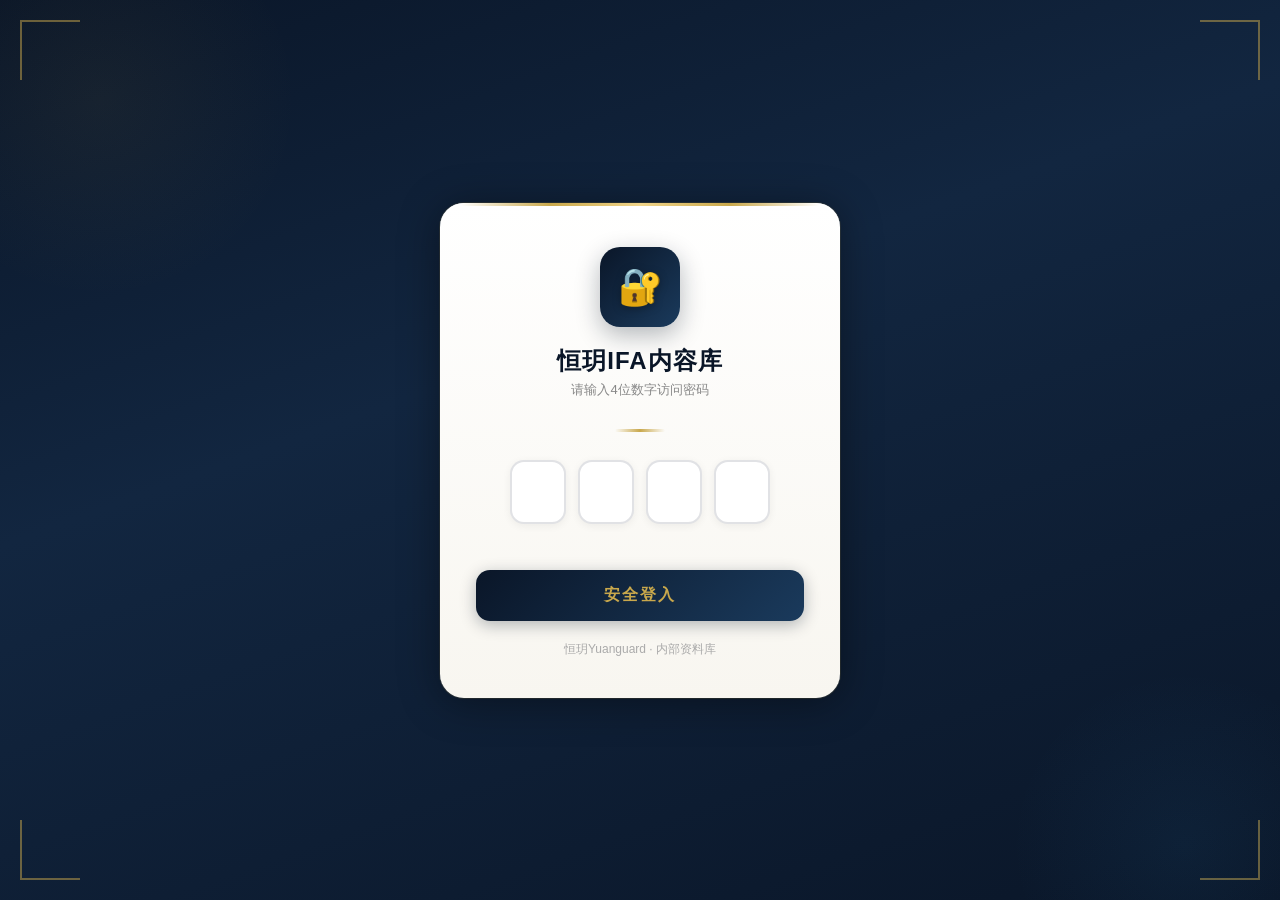
<file: index.html>
<!DOCTYPE html>
<html lang="zh-CN">
<head>
 <meta charset="UTF-8">
 <meta name="viewport" content="width=device-width, initial-scale=1.0">
 <title>恒玥IFA内容库</title>
 <link rel="stylesheet" href="style.css?v=2026052808">
</head>
<body>

<!-- 密码锁屏 -->
<div id="passwordLock" class="lock-overlay">
 <div class="lock-corner lock-corner-tl"></div>
 <div class="lock-corner lock-corner-tr"></div>
 <div class="lock-corner lock-corner-bl"></div>
 <div class="lock-corner lock-corner-br"></div>
 <div class="lock-box">
  <div class="lock-logo"><span class="lock-icon-small">🔐</span></div>
  <h2 class="lock-title">恒玥IFA内容库</h2>
  <p class="lock-subtitle">请输入4位数字访问密码</p>
  <div class="lock-divider"></div>
  <div class="lock-input-row">
   <input type="password" class="lock-digit-box" maxlength="1" data-index="0" inputmode="numeric" pattern="[0-9]" autocomplete="off">
   <input type="password" class="lock-digit-box" maxlength="1" data-index="1" inputmode="numeric" pattern="[0-9]" autocomplete="off">
   <input type="password" class="lock-digit-box" maxlength="1" data-index="2" inputmode="numeric" pattern="[0-9]" autocomplete="off">
   <input type="password" class="lock-digit-box" maxlength="1" data-index="3" inputmode="numeric" pattern="[0-9]" autocomplete="off">
  </div>
  <p id="lockError" class="lock-error">密码错误，请重试</p>
  <button class="lock-btn" id="lockBtn" onclick="checkPassword()">安全登入</button>
  <p class="lock-hint">恒玥Yuanguard · 内部资料库</p>
 </div>
</div>

<!-- 使用声明弹窗 -->
<div id="disclaimerModal" class="disclaimer-modal">
 <div class="disclaimer-box">
  <div class="disclaimer-header">
   <div class="disclaimer-icon">⚠️</div>
   <h2 class="disclaimer-title">资料库使用声明及免责条款</h2>
   <p class="disclaimer-subtitle">请仔细阅读以下条款</p>
  </div>
  <div class="disclaimer-body">
   <div class="disclaimer-section">
    <div class="disclaimer-section-title">知识产权声明</div>
    <p>本资料库所有内容版权归本机构所有，受相关知识产权法律法规保护。未经本机构书面授权，任何单位及个人不得擅自复制、转载、篡改、传播、商用或以其他方式使用资料库内容。</p>
   </div>
   <div class="disclaimer-divider"></div>
   <div class="disclaimer-section">
    <div class="disclaimer-section-title">使用范围声明</div>
    <p>本资料库内容仅限香港地区合法持牌保险经纪人内部参考使用，严格禁止跨地域、超权限使用，亦不得向非合规人员、异地机构或第三方对外流转、分享资料内容。</p>
   </div>
   <div class="disclaimer-divider"></div>
   <div class="disclaimer-section">
    <div class="disclaimer-section-title">免责条款</div>
    <p>资料库所有内容仅作业务参考用途，不构成任何保险投保建议、法律意见、专业决策依据。任何使用者因超范围使用、自行依据资料内容开展业务所产生的一切纠纷、损失及相关法律责任，均由使用者自行全额承担，本机构不承担任何连带法律责任与相关后果。</p>
   </div>
  </div>
  <div class="disclaimer-footer">
   <button class="disclaimer-btn" onclick="acceptDisclaimer()">
    <span class="disclaimer-btn-icon">✓</span>
    我已知悉并同意以上条款
   </button>
  </div>
 </div>
</div>

<div class="app-container">
 <h1 class="app-title">📚 恒玥IFA内容库</h1>
 <div class="search-box" id="searchBox">
  <input type="text" id="searchInput" placeholder="🔍 搜索站内内容..." oninput="handleSearch(this.value)">
  <div class="search-results" id="searchResults"></div>
 </div>
 <div class="breadcrumb" id="breadcrumb">
 <span class="breadcrumb-item" onclick="goHome()">首页</span>
 </div>
 <div class="nav-area" id="navArea">
 <h2 class="section-title">选择分类</h2>
 <div class="category-grid" id="categoryGrid"></div>
 </div>
 <div class="content-area" id="contentArea" style="display:none;">
 <h2 class="section-title" id="contentTitle"></h2>
 <div class="item-list" id="itemList"></div>
 </div>
 <div class="detail-area" id="detailArea" style="display:none;">
 <button class="back-btn" onclick="goBack()">← 返回</button>
 <div class="doc-header">
 <h2 id="docTitle">文档标题</h2>
 <div class="reading-progress"><span id="progressText">第 1 章</span></div>
 </div>
 <div class="doc-content" id="docContent"></div>
 <div class="doc-footer">
 <button class="font-size-btn" onclick="adjustFontSize(-1)">字号 -</button>
 <button class="font-size-btn" onclick="adjustFontSize(1)">字号 +</button>
 <button class="back-top-btn" onclick="scrollToTop()">回到顶部</button>
 </div>
 </div>
 <button class="mode-toggle" id="modeToggle" onclick="toggleMode()">🌙</button>
 </div>
 <script src="script_new.js?v=2026052805"></script>
</body>
</html>
</file>
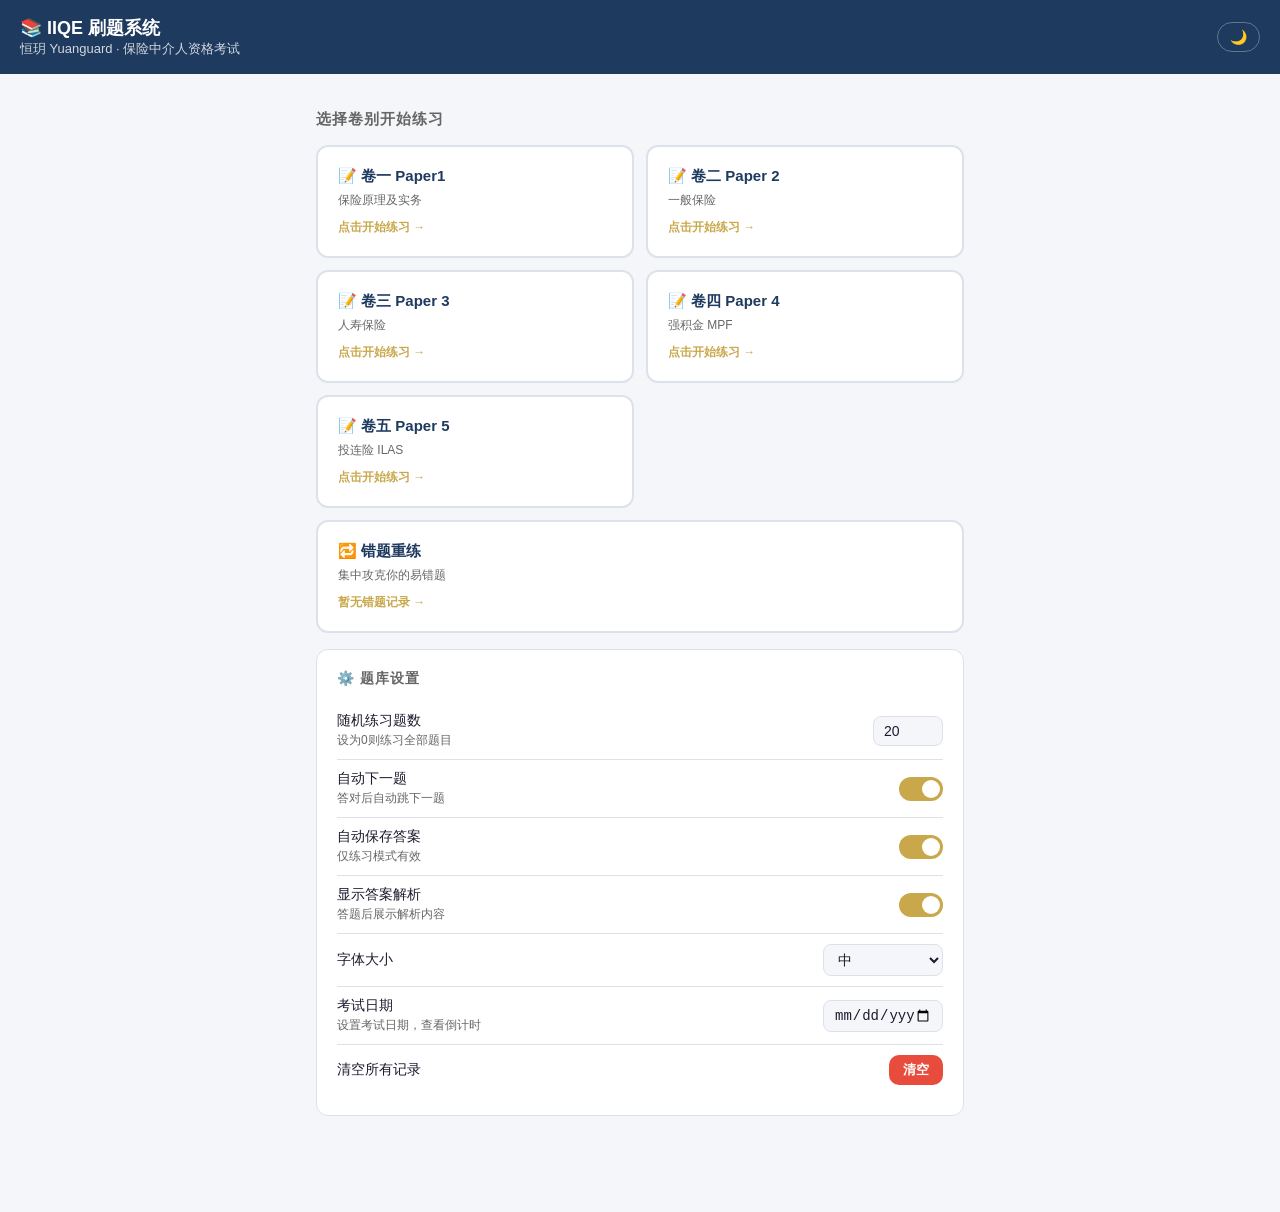
<file: quiz_app/index.html>
<!DOCTYPE html>
<html lang="zh-CN">
<head>
  <meta charset="UTF-8">
  <meta name="viewport" content="width=device-width, initial-scale=1.0">
  <title>IIQE 刷题系统 - 恒玥 Yuanguard</title>
  <style>
    :root {
      --primary: #1e3a5f;
      --gold: #c9a84c;
      --bg: #f5f6fa;
      --card: #ffffff;
      --text: #1a1a2e;
      --text2: #666;
      --wrong: #e74c3c;
      --right: #27ae60;
      --border: #dde1ea;
    }
    * { margin: 0; padding: 0; box-sizing: border-box; }
    body { font-family: -apple-system, "PingFang SC", "Microsoft YaHei", sans-serif; background: var(--bg); color: var(--text); min-height: 100vh; }
    body.night { --bg: #1a1a2e; --card: #252540; --text: #e8e8f0; --text2: #999; --border: #3a3a5c; }

    .app-header { background: var(--primary); color: #fff; padding: 16px 20px; display: flex; align-items: center; justify-content: space-between; }
    .app-header h1 { font-size: 18px; font-weight: 600; }
    .app-header .sub { font-size: 13px; opacity: 0.8; }
    .night-toggle { background: none; border: 1px solid rgba(255,255,255,0.3); color: #fff; padding: 6px 12px; border-radius: 20px; cursor: pointer; font-size: 14px; }
    .night-toggle:hover { background: rgba(255,255,255,0.1); }

    .container { max-width: 680px; margin: 0 auto; padding: 16px; }

    /* 首页 */
    .home-grid { display: grid; grid-template-columns: 1fr 1fr; gap: 12px; margin-top: 16px; }
    .paper-card { background: var(--card); border-radius: 12px; padding: 20px; cursor: pointer; border: 2px solid var(--border); transition: all 0.2s; }
    .paper-card:hover { border-color: var(--gold); transform: translateY(-2px); }
    .paper-card .paper-name { font-size: 15px; font-weight: 700; color: var(--primary); margin-bottom: 6px; }
    .paper-card .paper-sub { font-size: 12px; color: var(--text2); margin-bottom: 10px; }
    .paper-card .stat { font-size: 12px; color: var(--gold); font-weight: 600; }
    body.night .paper-card .paper-name { color: var(--gold); }
    .paper-card.full { grid-column: 1/-1; }

    /* 设置面板 */
    .settings-panel { background: var(--card); border-radius: 12px; margin-top: 16px; padding: 20px; border: 1px solid var(--border); }
    .settings-panel h3 { font-size: 14px; color: var(--text2); margin-bottom: 14px; text-transform: uppercase; letter-spacing: 1px; }
    .setting-row { display: flex; justify-content: space-between; align-items: center; padding: 10px 0; border-bottom: 1px solid var(--border); }
    .setting-row:last-child { border-bottom: none; }
    .setting-label { font-size: 14px; }
    .setting-desc { font-size: 12px; color: var(--text2); margin-top: 2px; }
    input[type="number"], input[type="date"], select { background: var(--bg); border: 1px solid var(--border); border-radius: 8px; padding: 6px 10px; color: var(--text); font-size: 14px; width: 120px; }
    input[type="number"] { width: 70px; }

    /* 开关 */
    .toggle-switch { position: relative; width: 44px; height: 24px; }
    .toggle-switch input { opacity: 0; width: 0; height: 0; }
    .toggle-slider { position: absolute; cursor: pointer; inset: 0; background: var(--border); border-radius: 24px; transition: 0.3s; }
    .toggle-slider:before { position: absolute; content: ""; width: 18px; height: 18px; left: 3px; bottom: 3px; background: white; border-radius: 50%; transition: 0.3s; }
    .toggle-switch input:checked + .toggle-slider { background: var(--gold); }
    .toggle-switch input:checked + .toggle-slider:before { transform: translateX(20px); }

    /* 做题页面 */
    .quiz-header { display: flex; justify-content: space-between; align-items: center; margin-bottom: 14px; }
    .quiz-info { font-size: 13px; color: var(--text2); }
    .quiz-info span { color: var(--gold); font-weight: 700; }
    .quiz-progress-bar { height: 4px; background: var(--border); border-radius: 4px; margin-bottom: 20px; }
    .quiz-progress-fill { height: 100%; background: var(--gold); border-radius: 4px; transition: width 0.3s; width: 0%; }
    .question-card { background: var(--card); border-radius: 12px; padding: 24px; border: 1px solid var(--border); margin-bottom: 16px; }
    .question-meta { font-size: 12px; color: var(--gold); margin-bottom: 10px; font-weight: 600; }
    .question-text { font-size: 15px; line-height: 1.7; margin-bottom: 20px; }
    .options { display: flex; flex-direction: column; gap: 10px; }
    .option { display: flex; align-items: flex-start; gap: 12px; padding: 12px 16px; border-radius: 10px; border: 2px solid var(--border); cursor: pointer; transition: all 0.2s; font-size: 14px; line-height: 1.5; }
    .option:hover { border-color: var(--gold); background: rgba(201,168,76,0.05); }
    .option.selected { border-color: var(--gold); background: rgba(201,168,76,0.1); }
    .option.correct { border-color: var(--right); background: rgba(39,174,96,0.1); }
    .option.wrong { border-color: var(--wrong); background: rgba(231,76,60,0.1); }
    .option-letter { min-width: 24px; height: 24px; border-radius: 50%; background: var(--bg); display: flex; align-items: center; justify-content: center; font-size: 12px; font-weight: 700; flex-shrink: 0; margin-top: 1px; }
    .option.selected .option-letter { background: var(--gold); color: white; }
    .option.correct .option-letter { background: var(--right); color: white; }
    .option.wrong .option-letter { background: var(--wrong); color: white; }
    .answer-feedback { margin-top: 14px; padding: 12px; border-radius: 8px; font-size: 13px; line-height: 1.6; display: none; }
    .answer-feedback.show { display: block; }
    .answer-feedback.correct { background: rgba(39,174,96,0.1); border-left: 4px solid var(--right); color: var(--right); }
    .answer-feedback.wrong { background: rgba(231,76,60,0.1); border-left: 4px solid var(--wrong); color: var(--wrong); }

    /* 操作按钮 */
    .quiz-actions { display: flex; gap: 10px; margin-top: 16px; }
    .btn { padding: 10px 20px; border-radius: 10px; border: none; font-size: 14px; font-weight: 600; cursor: pointer; transition: all 0.2s; }
    .btn-primary { background: var(--gold); color: #0a1628; }
    .btn-primary:hover { opacity: 0.85; transform: translateY(-1px); }
    .btn-primary:disabled { opacity: 0.4; cursor: not-allowed; transform: none; }
    .btn-secondary { background: var(--bg); color: var(--text); border: 1px solid var(--border); }
    .btn-secondary:hover { border-color: var(--gold); }
    .btn-danger { background: var(--wrong); color: white; }
    .btn-full { width: 100%; }

    /* 结果页 */
    .result-card { background: var(--card); border-radius: 12px; padding: 30px; text-align: center; border: 1px solid var(--border); }
    .result-score { font-size: 48px; font-weight: 800; color: var(--primary); margin: 10px 0; }
    body.night .result-score { color: var(--gold); }
    .result-label { font-size: 14px; color: var(--text2); margin-bottom: 20px; }
    .result-stats { display: grid; grid-template-columns: 1fr 1fr 1fr; gap: 12px; margin: 20px 0; }
    .stat-box { background: var(--bg); border-radius: 10px; padding: 14px; }
    .stat-box .num { font-size: 22px; font-weight: 800; }
    .stat-box .label { font-size: 12px; color: var(--text2); margin-top: 4px; }
    .stat-box.right .num { color: var(--right); }
    .stat-box.wrong .num { color: var(--wrong); }
    .stat-box.skip .num { color: var(--text2); }

    /* 导航栏 */
    .bottom-nav { position: fixed; bottom: 0; left: 0; right: 0; background: var(--card); border-top: 1px solid var(--border); display: flex; padding: 8px 0; padding-bottom: max(8px, env(safe-area-inset-bottom)); }
    .nav-item { flex: 1; text-align: center; cursor: pointer; padding: 6px; }
    .nav-item .nav-icon { font-size: 22px; display: block; }
    .nav-item .nav-label { font-size: 11px; margin-top: 3px; color: var(--text2); }
    .nav-item.active .nav-label { color: var(--gold); font-weight: 600; }
    .nav-item.active .nav-icon { transform: scale(1.1); }

    .screen { display: none; }
    .screen.active { display: block; padding-bottom: 80px; }

    .section-title { font-size: 15px; color: var(--text2); margin: 20px 0 10px; font-weight: 600; text-transform: uppercase; letter-spacing: 1px; }

    /* 题目列表 */
    .question-list-item { background: var(--card); border-radius: 10px; padding: 14px 16px; margin-bottom: 8px; display: flex; align-items: center; gap: 12px; cursor: pointer; border: 1px solid var(--border); }
    .q-num { min-width: 32px; height: 32px; border-radius: 50%; background: var(--bg); display: flex; align-items: center; justify-content: center; font-size: 13px; font-weight: 700; flex-shrink: 0; }
    .q-num.done-right { background: var(--right); color: white; }
    .q-num.done-wrong { background: var(--wrong); color: white; }
    .q-num.done-skip { background: var(--border); color: var(--text2); }
    .q-num.current { background: var(--gold); color: #0a1628; }
    .q-preview { font-size: 13px; flex: 1; overflow: hidden; text-overflow: ellipsis; white-space: nowrap; }
    .q-status { font-size: 12px; color: var(--text2); }

    .back-btn { background: none; border: none; color: var(--text2); font-size: 14px; cursor: pointer; padding: 8px 0; display: flex; align-items: center; gap: 4px; }
    .back-btn:hover { color: var(--gold); }

    /* 题目卡片样式 */
    .q-type-tag { display: inline-block; padding: 2px 8px; border-radius: 10px; font-size: 11px; background: rgba(201,168,76,0.15); color: var(--gold); margin-left: 8px; }

    /* 统计页 */
    .stat-card { background: var(--card); border-radius: 12px; padding: 20px; border: 1px solid var(--border); margin-bottom: 12px; }
    .stat-card h4 { font-size: 14px; color: var(--text2); margin-bottom: 12px; }
    .mini-stat { display: flex; justify-content: space-between; padding: 8px 0; border-bottom: 1px solid var(--border); font-size: 14px; }
    .mini-stat:last-child { border-bottom: none; }
    .mini-stat .val { font-weight: 700; color: var(--gold); }

    .filter-tabs { display: flex; gap: 8px; margin-bottom: 12px; flex-wrap: wrap; }
    .filter-tab { padding: 6px 14px; border-radius: 20px; font-size: 13px; border: 1px solid var(--border); cursor: pointer; background: var(--bg); color: var(--text2); }
    .filter-tab.active { background: var(--gold); color: #0a1628; border-color: var(--gold); font-weight: 600; }

    .timer { font-size: 14px; color: var(--text2); font-weight: 600; }
    .timer.warning { color: var(--wrong); }
  </style>
</head>
<body>
  <header class="app-header">
    <div>
      <h1>📚 IIQE 刷题系统</h1>
      <div class="sub">恒玥 Yuanguard · 保险中介人资格考试</div>
    </div>
    <button class="night-toggle" onclick="toggleNight()">🌙</button>
  </header>

  <!-- 首页：选择卷子 -->
  <div class="screen active" id="screen-home">
    <div class="container">
      <div class="section-title">选择卷别开始练习</div>
      <div class="home-grid">
        <div class="paper-card" onclick="startQuiz(1)">
          <div class="paper-name">📝 卷一 Paper1</div>
          <div class="paper-sub">保险原理及实务</div>
          <div class="stat" id="stat-paper1">点击开始练习 →</div>
        </div>
        <div class="paper-card" onclick="startQuiz(2)">
          <div class="paper-name">📝 卷二 Paper 2</div>
          <div class="paper-sub">一般保险</div>
          <div class="stat" id="stat-paper2">点击开始练习 →</div>
        </div>
        <div class="paper-card" onclick="startQuiz(3)">
          <div class="paper-name">📝 卷三 Paper 3</div>
          <div class="paper-sub">人寿保险</div>
          <div class="stat" id="stat-paper3">点击开始练习 →</div>
        </div>
        <div class="paper-card" onclick="startQuiz(4)">
          <div class="paper-name">📝 卷四 Paper 4</div>
          <div class="paper-sub">强积金 MPF</div>
          <div class="stat" id="stat-paper4">点击开始练习 →</div>
        </div>
        <div class="paper-card" onclick="startQuiz(5)">
          <div class="paper-name">📝 卷五 Paper 5</div>
          <div class="paper-sub">投连险 ILAS</div>
          <div class="stat" id="stat-paper5">点击开始练习 →</div>
        </div>
        <div class="paper-card full" onclick="showScreen('screen-wrong')">
          <div class="paper-name">🔁 错题重练</div>
          <div class="paper-sub">集中攻克你的易错题</div>
          <div class="stat" id="stat-wrong">查看错题 →</div>
        </div>
      </div>

      <!-- 设置面板 -->
      <div class="settings-panel">
        <h3>⚙️ 题库设置</h3>
        <div class="setting-row">
          <div>
            <div class="setting-label">随机练习题数</div>
            <div class="setting-desc">设为0则练习全部题目</div>
          </div>
          <input type="number" id="setting-count" value="20" min="0" max="300">
        </div>
        <div class="setting-row">
          <div>
            <div class="setting-label">自动下一题</div>
            <div class="setting-desc">答对后自动跳下一题</div>
          </div>
          <label class="toggle-switch">
            <input type="checkbox" id="setting-auto" checked>
            <span class="toggle-slider"></span>
          </label>
        </div>
        <div class="setting-row">
          <div>
            <div class="setting-label">自动保存答案</div>
            <div class="setting-desc">仅练习模式有效</div>
          </div>
          <label class="toggle-switch">
            <input type="checkbox" id="setting-save" checked>
            <span class="toggle-slider"></span>
          </label>
        </div>
        <div class="setting-row">
          <div>
            <div class="setting-label">显示答案解析</div>
            <div class="setting-desc">答题后展示解析内容</div>
          </div>
          <label class="toggle-switch">
            <input type="checkbox" id="setting-explain" checked>
            <span class="toggle-slider"></span>
          </label>
        </div>
        <div class="setting-row">
          <div>
            <div class="setting-label">字体大小</div>
          </div>
          <select id="setting-fontsize" onchange="changeFontSize(this.value)">
            <option value="13">小</option>
            <option value="14" selected>中</option>
            <option value="16">大</option>
            <option value="18">特大</option>
          </select>
        </div>
        <div class="setting-row">
          <div>
            <div class="setting-label">考试日期</div>
            <div class="setting-desc">设置考试日期，查看倒计时</div>
          </div>
          <input type="date" id="setting-examdate">
        </div>
        <div class="setting-row">
          <div>
            <div class="setting-label">清空所有记录</div>
          </div>
          <button class="btn btn-danger" style="padding:6px 14px;font-size:13px;" onclick="clearAllRecords()">清空</button>
        </div>
      </div>
    </div>
  </div>

  <!-- 做题页面 -->
  <div class="screen" id="screen-quiz">
    <div class="container">
      <div class="quiz-header">
        <button class="back-btn" onclick="confirmExit()">← 返回</button>
        <div class="quiz-info">
          <span id="quiz-num">1</span> / <span id="quiz-total">20</span>
          <span class="timer" id="quiz-timer"></span>
        </div>
      </div>
      <div class="quiz-progress-bar"><div class="quiz-progress-fill" id="quiz-progress"></div></div>

      <div class="question-card">
        <div class="question-meta" id="q-meta"></div>
        <div class="question-text" id="q-text"></div>
        <div class="options" id="q-options"></div>
        <div class="answer-feedback" id="q-feedback"></div>
      </div>

      <div class="quiz-actions">
        <button class="btn btn-secondary" id="btn-prev" onclick="prevQuestion()">← 上一题</button>
        <button class="btn btn-primary" id="btn-next" onclick="nextQuestion()" disabled>提交答案 →</button>
      </div>
     <div style="margin-top:10px;">
        <button class="btn btn-secondary" style="font-size:13px;padding:8px 14px;" onclick="showScreen('screen-list')">📋 题目列表</button>
      </div>
    </div>
  </div>

  <!-- 题目列表页 -->
  <div class="screen" id="screen-list">
    <div class="container">
      <button class="back-btn" onclick="showScreen('screen-quiz')">← 返回做题</button>
      <div class="filter-tabs" id="filter-tabs"></div>
      <div id="qlist-container"></div>
    </div>
  </div>

  <!-- 结果页 -->
  <div class="screen" id="screen-result">
    <div class="container">
      <div class="result-card">
        <div style="font-size:14px;color:var(--text2);">本次练习结果</div>
        <div class="result-score" id="result-score">0</div>
        <div class="result-label" id="result-percent">正确率 0%</div>
        <div class="result-stats">
          <div class="stat-box right">
            <div class="num" id="result-right">0</div>
            <div class="label">答对</div>
          </div>
          <div class="stat-box wrong">
            <div class="num" id="result-wrong">0</div>
            <div class="label">答错</div>
          </div>
          <div class="stat-box skip">
            <div class="num" id="result-skip">0</div>
            <div class="label">未答</div>
          </div>
        </div>
        <div style="display:flex;gap:10px;flex-wrap:wrap;justify-content:center;">
          <button class="btn btn-primary" onclick="restartQuiz()">🔄 再练一次</button>
          <button class="btn btn-secondary" onclick="showScreen('screen-home')">🏠 返回首页</button>
          <button class="btn btn-danger" onclick="retryWrongOnly()">🔁 只练错题</button>
        </div>
      </div>
    </div>
  </div>

  <!-- 错题页 -->
  <div class="screen" id="screen-wrong">
    <div class="container">
      <button class="back-btn" onclick="showScreen('screen-home')">← 返回首页</button>
      <div class="section-title">🔁 错题重练</div>
      <div id="wrong-list"></div>
    </div>
  </div>

 <script src="quiz_data.js"></script>
  <script src="paper3_questions.js"></script>
  <script src="quiz_app.js"></script>
</body>
</html>
</file>
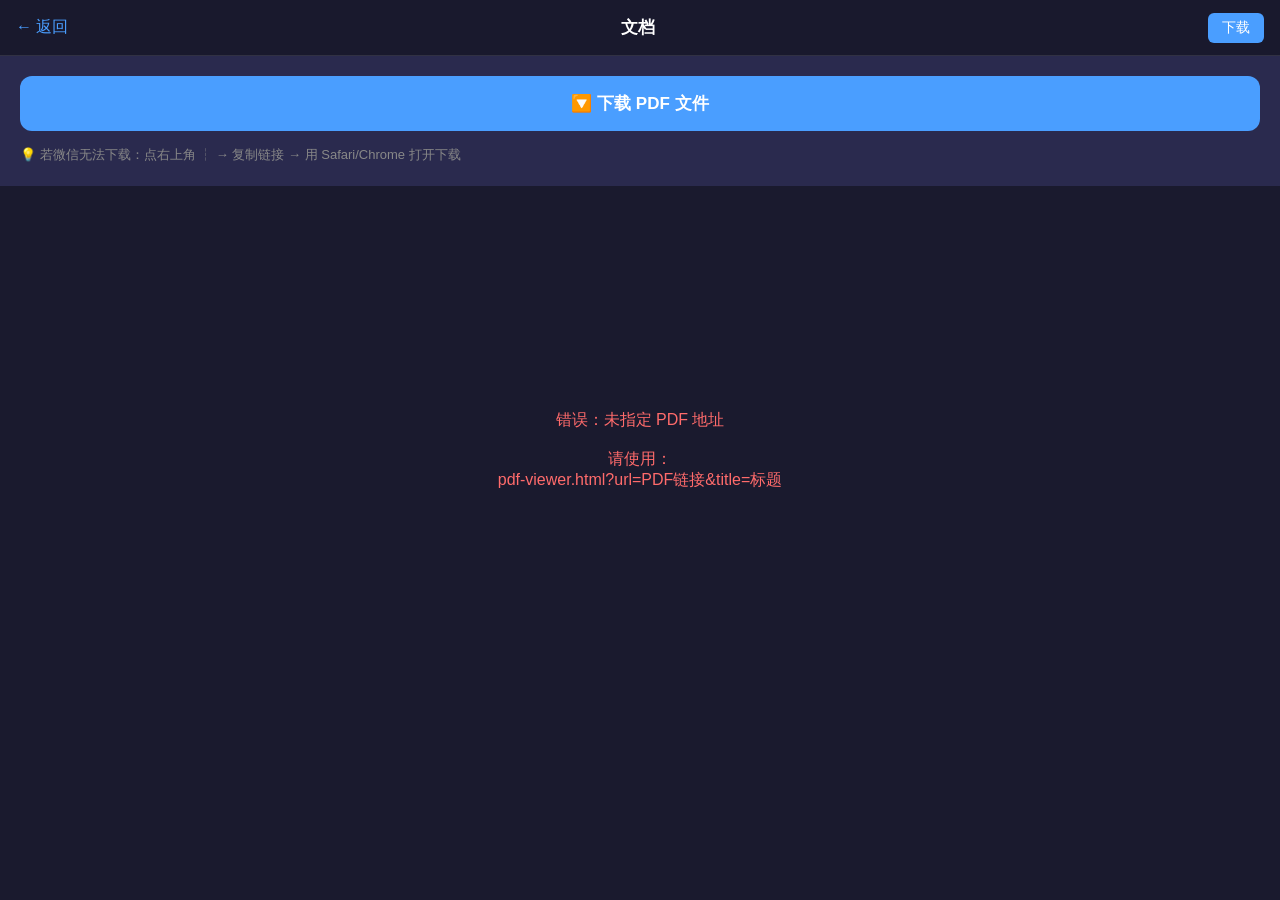
<file: pdf-viewer.html>
<!DOCTYPE html>
<html lang="zh-CN">
<head>
  <meta charset="UTF-8">
  <meta name="viewport" content="width=device-width, initial-scale=1.0, maximum-scale=1.0, user-scalable=no">
  <title id="page-title">PDF 预览</title>
  <style>
    * { margin: 0; padding: 0; box-sizing: border-box; }
    body {
      font-family: -apple-system, BlinkMacSystemFont, "Segoe UI", Roboto, sans-serif;
      background: #1a1a2e; color: #fff; min-height: 100vh;
    }
    .header {
      position: fixed; top: 0; left: 0; right: 0; height: 56px;
      background: rgba(26,26,46,0.95); backdrop-filter: blur(10px);
      display: flex; align-items: center; justify-content: space-between;
      padding: 0 16px; z-index: 1000; border-bottom: 1px solid rgba(255,255,255,0.1);
    }
    .header .back { color: #4a9eff; font-size: 16px; cursor: pointer; text-decoration: none; }
    .header .title { font-size: 17px; font-weight: 600; flex: 1; text-align: center; white-space: nowrap; overflow: hidden; text-overflow: ellipsis; padding: 0 10px; }
    .header .dl-btn { background: #4a9eff; color: #fff; border: none; padding: 6px 14px; border-radius: 6px; font-size: 14px; cursor: pointer; }

    .content { padding-top: 56px; }
    .preview-img { width: 100%; display: block; background: #fff; }
    .page-label { text-align: center; padding: 12px; color: #888; font-size: 14px; background: #1a1a2e; }
    .download-section { padding: 20px; background: #2a2a4e; margin-top: 0; }
    .download-btn { display: block; width: 100%; background: #4a9eff; color: #fff; text-decoration: none; padding: 16px; border-radius: 12px; font-size: 17px; font-weight: 600; text-align: center; box-sizing: border-box; }
    .download-btn:hover { background: #3a8eef; }
    .tip { margin-top: 12px; font-size: 13px; color: #888; line-height: 1.8; }
    .loading { position: fixed; top: 50%; left: 50%; transform: translate(-50%,-50%); text-align: center; color: #aaa; z-index: 999; }
    .loading .spinner { width: 40px; height: 40px; border: 3px solid rgba(255,255,255,0.1); border-top-color: #4a9eff; border-radius: 50%; animation: spin 1s linear infinite; margin: 0 auto 16px; }
    @keyframes spin { to { transform: rotate(360deg); } }
    .error-msg { position: fixed; top: 50%; left: 50%; transform: translate(-50%,-50%); text-align: center; color: #ff6b6b; padding: 20px; z-index: 999; white-space: pre-wrap; max-width: 90%; }
    .page-divider { height: 6px; background: #2a2a4e; }
  </style>
</head>
<body>

  <div class="header">
    <a href="javascript:void(0)" onclick="goBack()" class="back">← 返回</a>
    <div class="title" id="doc-title">PDF 预览</div>
    <button class="dl-btn" id="dl-btn" onclick="downloadFile()">下载</button>
  </div>

  <div class="content">
    <!-- 多页预览图容器，由 JS 动态填充 -->
    <div id="preview-area"></div>

    <!-- 下载区域 -->
    <div class="download-section">
      <a class="download-btn" id="dl-link" href="#" download>🔽 下载 PDF 文件</a>
      <div class="tip">💡 若微信无法下载：点右上角 ┆ → 复制链接 → 用 Safari/Chrome 打开下载</div>
    </div>
  </div>

  <div class="loading" id="loading">
    <div class="spinner"></div>
    <div>正在生成预览...</div>
  </div>

  <div class="error-msg" id="error" style="display:none"></div>

  <!-- PDF.js：内嵌不依赖CDN -->
  <script>var pdfjsLib=null, pdfDoc=null;</script>
  <script src="https://cdn.bootcdn.net/ajax/libs/pdf.js/3.11.174/pdf.min.js"></script>
  <script>pdfjsLib.GlobalWorkerOptions.workerSrc='https://cdn.bootcdn.net/ajax/libs/pdf.js/3.11.174/pdf.worker.min.js';</script>

  <script>
    var urlParams = new URLSearchParams(window.location.search);
    var PDF_URL = urlParams.get('url') || '';
    var PAGE_TITLE = decodeURIComponent(urlParams.get('title') || '文档');

    document.getElementById('page-title').textContent = PAGE_TITLE + ' - PDF 预览';
    document.getElementById('doc-title').textContent = PAGE_TITLE;
    document.getElementById('dl-link').download = PAGE_TITLE + '.pdf';
    document.getElementById('dl-link').href = PDF_URL;

    function goBack() {
      if (document.referrer && document.referrer.indexOf(window.location.hostname) !== -1) {
        history.back();
      } else {
        window.close();
      }
    }

    function downloadFile() {
      window.open(PDF_URL, '_blank');
    }

    function showError(msg) {
      document.getElementById('loading').style.display = 'none';
      document.getElementById('error').style.display = 'block';
      document.getElementById('error').textContent = msg;
    }

    // 渲染指定页为图片，并插入预览区（顺序由调用方控制）
    function renderPage(doc, pageNum, totalPages, previewArea) {
      return doc.getPage(pageNum).then(function(page) {
        var canvas = document.createElement('canvas');
        var ctx = canvas.getContext('2d');
        var scale = 2; // 2倍清晰度
        var viewport = page.getViewport({ scale: scale });
        canvas.width = viewport.width;
        canvas.height = viewport.height;
        return page.render({ canvasContext: ctx, viewport: viewport }).promise.then(function() {
          // 页码标签（顶部，仅第 1 页显示）
          if (pageNum === 1) {
            var topLabel = document.createElement('div');
            topLabel.className = 'page-label';
            topLabel.textContent = '共 ' + totalPages + ' 页 · 第 ' + pageNum + ' / ' + totalPages + ' 页';
            previewArea.appendChild(topLabel);
          }
          // 图片
          var img = document.createElement('img');
          img.className = 'preview-img';
          img.src = canvas.toDataURL('image/jpeg', 0.85);
          img.style.display = 'block';
          img.alt = '第 ' + pageNum + ' 页';
          previewArea.appendChild(img);
          // 页码标签（底部）
          var bottomLabel = document.createElement('div');
          bottomLabel.className = 'page-label';
          if (pageNum < totalPages) {
            bottomLabel.textContent = '↓ 第 ' + (pageNum + 1) + ' / ' + totalPages + ' 页';
            previewArea.appendChild(bottomLabel);
            // 分隔条
            var divider = document.createElement('div');
            divider.className = 'page-divider';
            previewArea.appendChild(divider);
          } else {
            bottomLabel.textContent = '✓ 已显示全部 ' + totalPages + ' 页';
          }
        });
      });
    }

    if (!PDF_URL) {
      showError('错误：未指定 PDF 地址\n\n请使用：\npdf-viewer.html?url=PDF链接&title=标题');
    } else {
      var previewArea = document.getElementById('preview-area');

      // 串行渲染：必须保证页面按 1→N 顺序追加到 DOM。
      // 之前用 Promise.all 并行 + appendChild 在 promise 内调用，
      // 当页面大小/复杂度不一时，渲染完成顺序 ≠ 提交顺序，导致显示颠倒。
      // 改用 then 链强制串行执行：前一个页 appendChild 完成才进入下一页。
      pdfjsLib.getDocument(PDF_URL).promise.then(function(doc) {
        pdfDoc = doc;
        var totalPages = doc.numPages;
        var chain = Promise.resolve();
        for (var i = 1; i <= totalPages; i++) {
          (function(pageNum) {
            chain = chain.then(function() {
              return renderPage(doc, pageNum, totalPages, previewArea);
            });
          })(i);
        }
        return chain;
      }).then(function() {
        document.getElementById('loading').style.display = 'none';
      }).catch(function(err) {
        // 微信无法加载 PDF.js，降级显示下载卡片
        document.getElementById('loading').style.display = 'none';
        previewArea.innerHTML =
          '<div style="padding:60px 20px;text-align:center;color:#888">' +
          '<div style="font-size:60px;margin-bottom:16px">📄</div>' +
          '<div style="font-size:16px;margin-bottom:8px">' + PAGE_TITLE + '</div>' +
          '<div style="font-size:14px;color:#666">点击下方按钮下载文件</div>' +
          '</div>';
      });
    }
  </script>

</body>
</html>
</file>
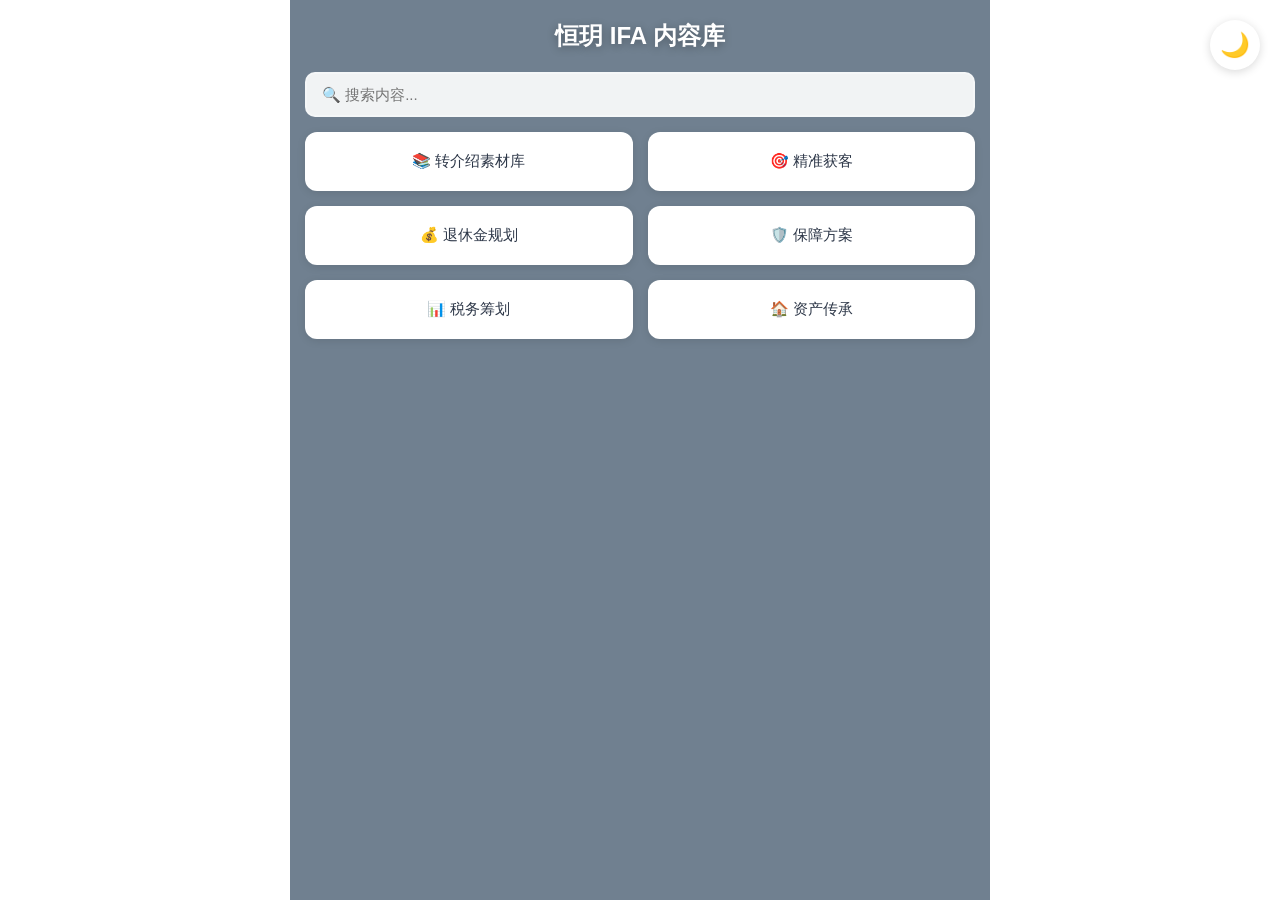
<file: preview_slate_blue.html>
<!DOCTYPE html>
<html lang="zh">
<head>
<meta charset="UTF-8">
<meta name="viewport" content="width=device-width, initial-scale=1.0">
<title>石板蓝底色预览 - yueguard</title>
<style>
* { margin: 0; padding: 0; box-sizing: border-box; font-family: "微软雅黑", sans-serif; }
.app-container {
  width: 100%;
  max-width: 700px;
  margin: 0 auto;
  padding: 20px 15px;
  min-height: 100vh;
  background-color: #708090;  /* 石板蓝 */
}
.category-item {
  background: #fff;
  padding: 20px 15px;
  border-radius: 12px;
  text-align: center;
  font-size: 15px;
  font-weight: 500;
  color: #2d3748;
  cursor: pointer;
  box-shadow: 0 2px 8px rgba(0,0,0,0.1);
  transition: all 0.2s;
}
.category-item:hover { transform: scale(1.02); box-shadow: 0 4px 12px rgba(0,0,0,0.15); }
.dark-mode .category-item { background: #2d2d2d; color: #e0e0e0; }
.breadcrumb { font-size: 14px; color: #666; margin-bottom: 15px; padding: 8px 12px; background: #fff; border-radius: 8px; }
.app-title { text-align: center; color: #fff; margin-bottom: 20px; font-size: 24px; font-weight: 600; text-shadow: 0 2px 8px rgba(0,0,0,0.3); }
.category-grid { display: grid; grid-template-columns: repeat(2, 1fr); gap: 15px; }
.search-box { position: relative; margin-bottom: 15px; }
#searchInput { width: 100%; padding: 12px 15px; border: 2px solid rgba(255,255,255,0.3); border-radius: 10px; font-size: 15px; outline: none; background: rgba(255,255,255,0.9); color: #2d3748; transition: border-color 0.2s; }
#searchInput:focus { border-color: #c9a84c; }
.mode-toggle { position: fixed; top: 20px; right: 20px; width: 50px; height: 50px; border-radius: 50%; background: #fff; border: none; font-size: 24px; cursor: pointer; box-shadow: 0 2px 10px rgba(0,0,0,0.15); z-index: 100; }
</style>
</head>
<body>
<div class="app-container">
  <button class="mode-toggle">🌙</button>
  <h1 class="app-title">恒玥 IFA 内容库</h1>

  <div class="search-box">
    <input type="text" id="searchInput" placeholder="🔍 搜索内容...">
  </div>

  <div class="category-grid">
    <div class="category-item">📚 转介绍素材库</div>
    <div class="category-item">🎯 精准获客</div>
    <div class="category-item">💰 退休金规划</div>
    <div class="category-item">🛡️ 保障方案</div>
    <div class="category-item">📊 税务筹划</div>
    <div class="category-item">🏠 资产传承</div>
  </div>
</div>
</body>
</html>
</file>
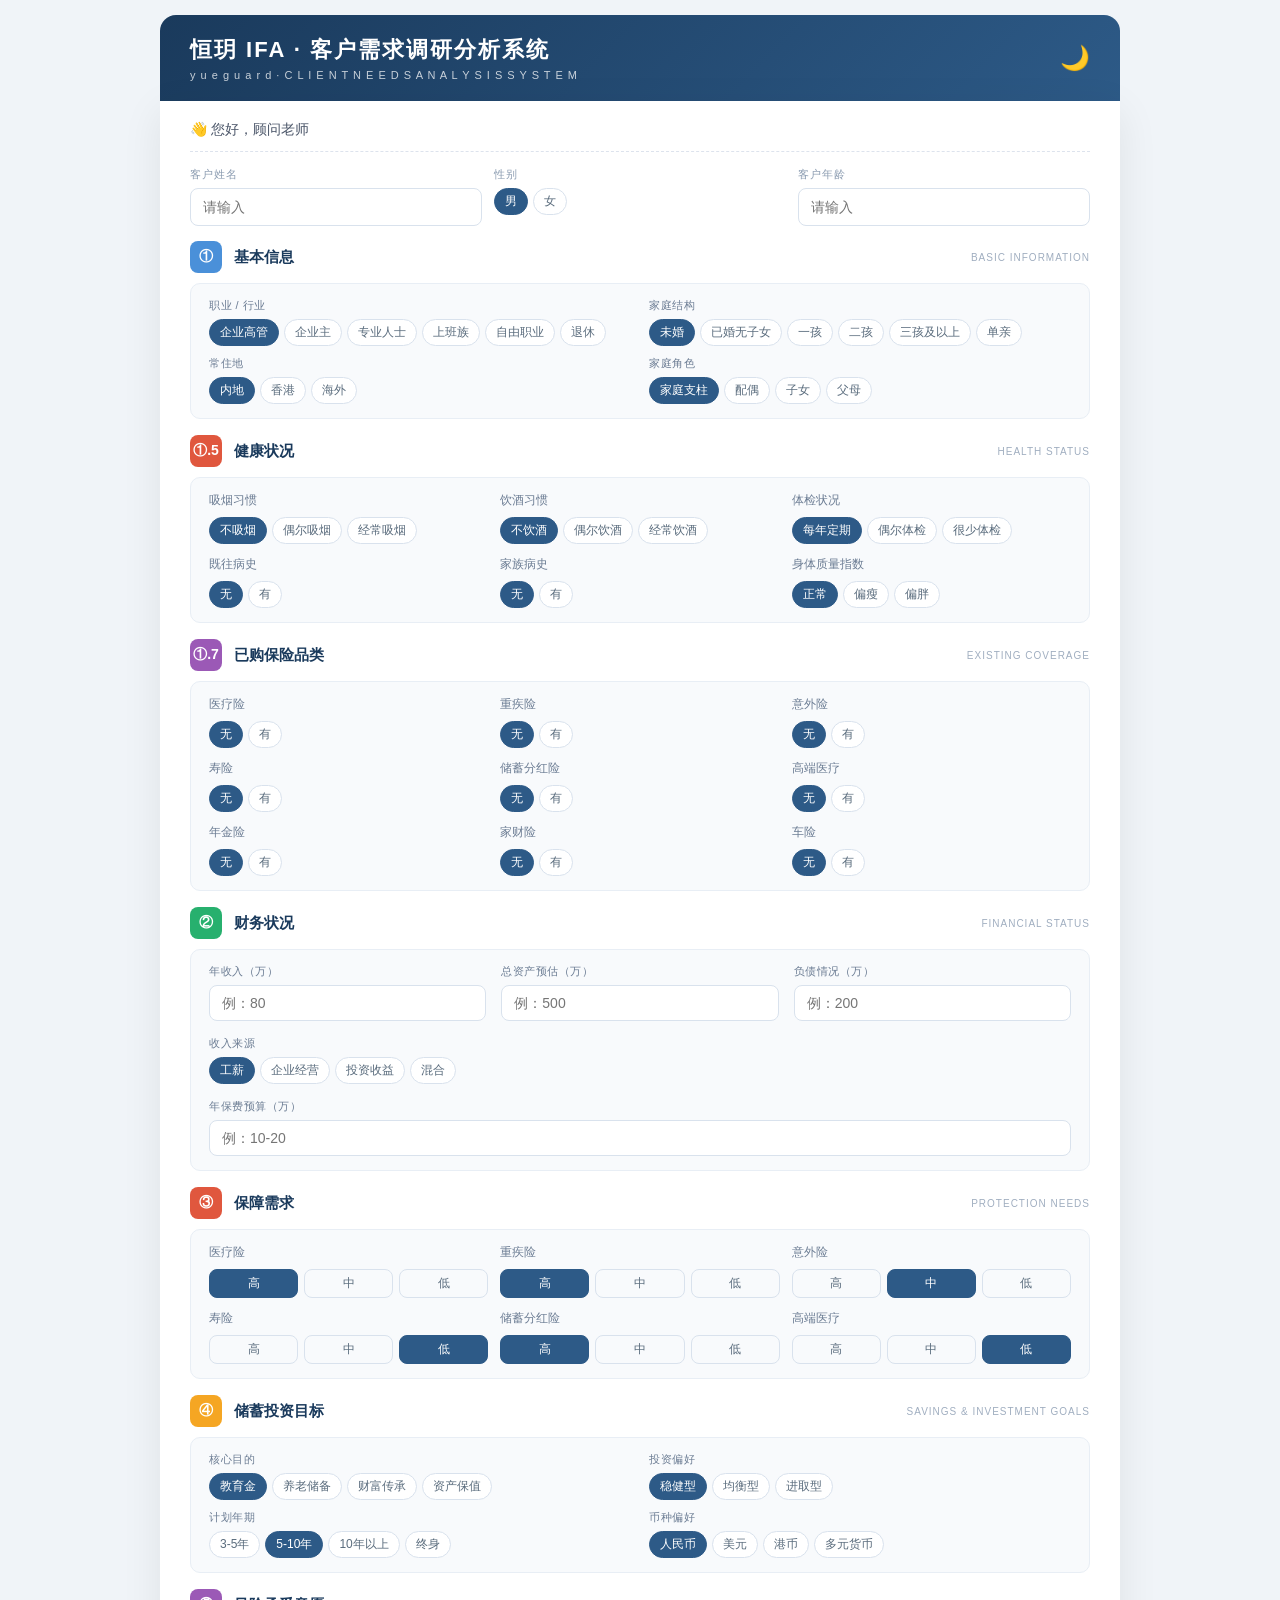
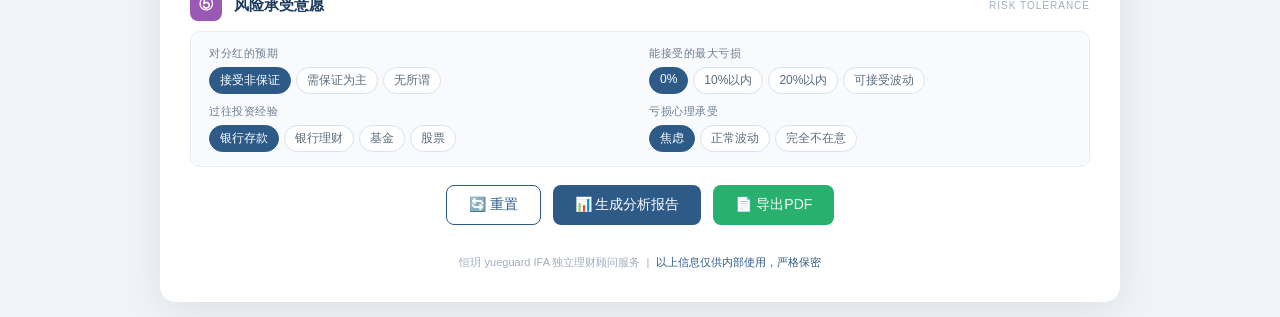
<file: 恒玥KYC调研表.html>
<!DOCTYPE html>
<html lang="zh-CN">
<head>
<meta charset="UTF-8">
<meta name="viewport" content="width=device-width, initial-scale=1.0">
<title>恒玥IFA · 客户需求调研分析系统</title>
<style>
  * { margin: 0; padding: 0; box-sizing: border-box; font-family: "PingFang SC", "Microsoft YaHei", sans-serif; }
  body { background: #f0f4f8; padding: 15px 20px; min-height: 100vh; }

  .container { max-width: 960px; margin: 0 auto; }

  .header {
    background: linear-gradient(135deg, #1a3a5c 0%, #2d5a87 100%);
    color: #fff; padding: 20px 30px; border-radius: 16px 16px 0 0;
    display: flex; align-items: center; justify-content: space-between;
  }
  .header-left h1 { font-size: 22px; font-weight: 600; letter-spacing: 2px; }
  .header-left p { font-size: 11px; opacity: 0.75; margin-top: 4px; letter-spacing: 1px; }
  .header-logo { text-align: right; font-size: 24px; }

  .card {
    background: #fff; padding: 20px 30px; border-radius: 0 0 16px 16px;
    box-shadow: 0 10px 40px rgba(0,0,0,0.08);
  }

  .top-bar {
    display: flex; justify-content: space-between; align-items: center;
    margin-bottom: 15px; padding-bottom: 12px; border-bottom: 1px dashed #dde3ed;
  }
  .top-bar-left { display: flex; gap: 12px; align-items: center; }
  .top-bar-right { display: flex; gap: 10px; }

  .btn {
    padding: 10px 22px; border-radius: 8px; font-size: 14px; cursor: pointer;
    border: none; transition: all 0.2s; font-weight: 500;
  }
  .btn-primary { background: #2d5a87; color: #fff; }
  .btn-primary:hover { background: #1a3a5c; }
  .btn-outline { background: #fff; color: #2d5a87; border: 1.5px solid #2d5a87; }
  .btn-outline:hover { background: #f0f4f8; }
  .btn-success { background: #27b06e; color: #fff; }
  .btn-success:hover { background: #1e8a56; }

  .meta-row { display: grid; grid-template-columns: repeat(4, 1fr); gap: 20px; margin-bottom: 30px; }
  .meta-item label { display: block; font-size: 11px; color: #8a9bb0; margin-bottom: 6px; letter-spacing: 1px; }
  .meta-item .input { width: 100%; padding: 10px 12px; border: 1.5px solid #d9e2ed; border-radius: 8px; font-size: 14px; outline: none; transition: border-color 0.2s; }
  .meta-item .input:focus { border-color: #2d5a87; }

  .section { margin-bottom: 16px; }
  .section-title {
    display: flex; align-items: center; gap: 12px; margin-bottom: 10px;
  }
  .section-icon {
    width: 32px; height: 32px; border-radius: 8px; display: flex;
    align-items: center; justify-content: center; color: #fff; font-size: 14px; font-weight: 700;
  }
  .section-name { font-size: 15px; color: #1a3a5c; font-weight: 600; }
  .section-en { font-size: 10px; color: #a0aec0; margin-left: auto; letter-spacing: 1px; }

  .info-card { background: #f8fafc; border-radius: 10px; padding: 14px 18px; border: 1px solid #e8eef5; }

  .grid-2 { display: grid; grid-template-columns: 1fr 1fr; gap: 10px 18px; }
  .grid-3 { display: grid; grid-template-columns: 1fr 1fr 1fr; gap: 10px 15px; }

  .field label { display: block; font-size: 11px; color: #6b7c93; margin-bottom: 6px; letter-spacing: 0.5px; }
  .field .input { width: 100%; padding: 9px 12px; border: 1.5px solid #d9e2ed; border-radius: 8px; font-size: 14px; outline: none; transition: border-color 0.2s; background: #fff; }
  .field .input:focus { border-color: #2d5a87; }

  .tag-group { display: flex; flex-wrap: wrap; gap: 5px; }
  .tag { padding: 4px 10px; border-radius: 20px; font-size: 12px; cursor: pointer; border: 1.5px solid #d9e2ed; color: #5a6c7d; background: #fff; transition: all 0.2s; user-select: none; }
  .tag:hover { border-color: #2d5a87; color: #2d5a87; }
  .tag.selected { background: #2d5a87; color: #fff; border-color: #2d5a87; }

  .priority-row { display: flex; gap: 6px; }
  .priority { flex: 1; text-align: center; padding: 5px; border-radius: 8px; font-size: 12px; cursor: pointer; border: 1.5px solid #d9e2ed; color: #5a6c7d; transition: all 0.2s; }
  .priority:hover { border-color: #2d5a87; }
  .priority.selected-h { background: #2d5a87; color: #fff; border-color: #2d5a87; }

  /* ===== 总结报告区域 ===== */
  .report-panel {
    display: none; margin-top: 30px; border-top: 2px dashed #dde3ed; padding-top: 30px;
  }
  .report-panel.show { display: block; }

  .report-header {
    display: flex; justify-content: space-between; align-items: center; margin-bottom: 15px;
  }
  .report-title { font-size: 16px; color: #1a3a5c; font-weight: 700; display: flex; align-items: center; gap: 10px; }
  .report-title::before { content: "📊"; }

  .score-grid { display: grid; grid-template-columns: repeat(4, 1fr); gap: 10px; margin-bottom: 14px; }
  .score-card {
    border-radius: 10px; padding: 14px 10px; text-align: center;
    border: 1px solid #e8eef5; background: #f8fafc;
  }
  .score-label { font-size: 11px; color: #8a9bb0; margin-bottom: 6px; }
  .score-value { font-size: 26px; font-weight: 800; }
  .score-bar { height: 5px; background: #e8eef5; border-radius: 3px; margin-top: 8px; overflow: hidden; }
  .score-bar-fill { height: 100%; border-radius: 3px; transition: width 0.6s ease; }
  .score-desc { font-size: 11px; color: #6b7c93; margin-top: 5px; }

  .report-section { margin-bottom: 14px; }
  .report-section-title { font-size: 13px; color: #1a3a5c; font-weight: 600; margin-bottom: 10px; padding-bottom: 6px; border-bottom: 1px solid #e8eef5; }
  .report-section-title::before { content: "◆ "; color: #2d5a87; }

  .tag-recommend { display: inline-flex; align-items: center; gap: 5px; padding: 6px 14px; border-radius: 20px; font-size: 13px; margin: 4px 4px 4px 0; }
  .tag-recommend.high { background: #fff3f0; color: #c0392b; border: 1px solid #f5c6c0; }
  .tag-recommend.mid { background: #fff8e6; color: #b7791f; border: 1px solid #fce3a0; }
  .tag-recommend.low { background: #f0fff4; color: #276749; border: 1px solid #9ae6b4; }

  .advice-list { list-style: none; }
  .advice-list li { padding: 8px 0; font-size: 13px; color: #4a5568; display: flex; align-items: flex-start; gap: 8px; }
  .advice-list li::before { content: "✓"; color: #27b06e; font-weight: 700; margin-top: 1px; }

  .overall-badge {
    display: inline-block; padding: 10px 24px; border-radius: 30px; font-size: 14px; font-weight: 700;
    letter-spacing: 1px; margin: 8px 0 14px;
  }

  .sign-row { display: grid; grid-template-columns: 1fr 1fr; gap: 20px; margin-top: 18px; padding-top: 16px; border-top: 1px solid #e0e6ed; }
  .sign-item { display: flex; align-items: center; gap: 12px; }
  .sign-label { font-size: 12px; color: #8a9bb0; }
  .sign-line { flex: 1; border-bottom: 1px solid #2d3748; height: 28px; }

  .footer { text-align: center; padding: 12px; font-size: 11px; color: #a0aec0; margin-top: 10px; }
  .footer span { color: #2d5a87; }

  @media (max-width: 768px) {
    .card { padding: 20px 18px; }
    .header { padding: 25px 20px; }
    .meta-row { grid-template-columns: 1fr 1fr; }
    .grid-2, .grid-3 { grid-template-columns: 1fr; }
    .score-grid { grid-template-columns: 1fr 1fr; }
    .sign-row { grid-template-columns: 1fr; }
  }
</style>
</head>
<body>
<div class="container">
  <div class="header">
    <div class="header-left">
      <h1>恒玥 IFA · 客户需求调研分析系统</h1>
      <p>y u e g u a r d · C L I E N T  N E E D S  A N A L Y S I S  S Y S T E M</p>
    </div>
    <div class="header-logo">🌙</div>
  </div>

  <div class="card">
    <div class="top-bar">
      <div class="top-bar-left">
        <span style="font-size:14px; color:#4a5568;">👋 您好，顾问老师</span>
      </div>
    </div>

    <div class="meta-row" style="display:grid; grid-template-columns:1fr 1fr 1fr; gap:12px; margin-bottom:15px;">
      <div class="meta-item">
        <label>客户姓名</label>
        <input class="input" type="text" id="clientName" placeholder="请输入">
      </div>
      <div class="meta-item">
        <label>性别</label>
        <div class="tag-group" data-field="gender" style="margin-top:2px;">
          <span class="tag selected">男</span>
          <span class="tag">女</span>
        </div>
      </div>
      <div class="meta-item">
        <label>客户年龄</label>
        <input class="input" type="number" id="clientAge" placeholder="请输入">
      </div>
    </div>

    <!-- 一、基本信息 -->
    <div class="section">
      <div class="section-title">
        <div class="section-icon" style="background:#4a90d9;">①</div>
        <div class="section-name">基本信息</div>
        <div class="section-en">BASIC INFORMATION</div>
      </div>
      <div class="info-card">
        <div class="grid-2">
          <div class="field">
            <label>职业 / 行业</label>
            <div class="tag-group" data-field="occupation">
              <span class="tag selected">企业高管</span>
              <span class="tag">企业主</span>
              <span class="tag">专业人士</span>
              <span class="tag">上班族</span>
              <span class="tag">自由职业</span>
              <span class="tag">退休</span>
            </div>
          </div>
          <div class="field">
            <label>家庭结构</label>
            <div class="tag-group" data-field="family">
              <span class="tag selected">未婚</span>
              <span class="tag">已婚无子女</span>
              <span class="tag">一孩</span>
              <span class="tag">二孩</span>
              <span class="tag">三孩及以上</span>
              <span class="tag">单亲</span>
            </div>
          </div>
          <div class="field">
            <label>常住地</label>
            <div class="tag-group" data-field="residence">
              <span class="tag selected">内地</span>
              <span class="tag">香港</span>
              <span class="tag">海外</span>
            </div>
          </div>
          <div class="field">
            <label>家庭角色</label>
            <div class="tag-group" data-field="familyRole">
              <span class="tag selected">家庭支柱</span>
              <span class="tag">配偶</span>
              <span class="tag">子女</span>
              <span class="tag">父母</span>
            </div>
          </div>
        </div>
      </div>
    </div>

    <!-- ①.5 健康状况 -->
    <div class="section">
      <div class="section-title">
        <div class="section-icon" style="background:#e0573e;">①.5</div>
        <div class="section-name">健康状况</div>
        <div class="section-en">HEALTH STATUS</div>
      </div>
      <div class="info-card">
        <div class="grid-3" style="gap: 12px;">
          <div>
            <div style="font-size:12px; color:#6b7c93; margin-bottom:8px;">吸烟习惯</div>
            <div class="tag-group" data-field="smoking">
              <span class="tag selected">不吸烟</span>
              <span class="tag">偶尔吸烟</span>
              <span class="tag">经常吸烟</span>
            </div>
          </div>
          <div>
            <div style="font-size:12px; color:#6b7c93; margin-bottom:8px;">饮酒习惯</div>
            <div class="tag-group" data-field="drinking">
              <span class="tag selected">不饮酒</span>
              <span class="tag">偶尔饮酒</span>
              <span class="tag">经常饮酒</span>
            </div>
          </div>
          <div>
            <div style="font-size:12px; color:#6b7c93; margin-bottom:8px;">体检状况</div>
            <div class="tag-group" data-field="checkup">
              <span class="tag selected">每年定期</span>
              <span class="tag">偶尔体检</span>
              <span class="tag">很少体检</span>
            </div>
          </div>
          <div>
            <div style="font-size:12px; color:#6b7c93; margin-bottom:8px;">既往病史</div>
            <div class="tag-group" data-field="illness">
              <span class="tag selected">无</span>
              <span class="tag">有</span>
            </div>
          </div>
          <div>
            <div style="font-size:12px; color:#6b7c93; margin-bottom:8px;">家族病史</div>
            <div class="tag-group" data-field="familyIll">
              <span class="tag selected">无</span>
              <span class="tag">有</span>
            </div>
          </div>
          <div>
            <div style="font-size:12px; color:#6b7c93; margin-bottom:8px;">身体质量指数</div>
            <div class="tag-group" data-field="bmi">
              <span class="tag selected">正常</span>
              <span class="tag">偏瘦</span>
              <span class="tag">偏胖</span>
            </div>
          </div>
        </div>
      </div>
    </div>

    <!-- ①.7 已购保险 -->
    <div class="section">
      <div class="section-title">
        <div class="section-icon" style="background:#9b59b6;">①.7</div>
        <div class="section-name">已购保险品类</div>
        <div class="section-en">EXISTING COVERAGE</div>
      </div>
      <div class="info-card">
        <div class="grid-3" style="gap: 12px;">
          <div>
            <div style="font-size:12px; color:#6b7c93; margin-bottom:8px;">医疗险</div>
            <div class="own-row">
              <div class="tag-group" data-field="own-medical">
                <span class="tag selected">无</span>
                <span class="tag">有</span>
              </div>
              <input class="input own-amount" type="number" data-for="own-medical" placeholder="年缴（万）" style="display:none; margin-top:6px; width:100%;">
            </div>
          </div>
          <div>
            <div style="font-size:12px; color:#6b7c93; margin-bottom:8px;">重疾险</div>
            <div class="own-row">
              <div class="tag-group" data-field="own-critical">
                <span class="tag selected">无</span>
                <span class="tag">有</span>
              </div>
              <input class="input own-amount" type="number" data-for="own-critical" placeholder="年缴（万）" style="display:none; margin-top:6px; width:100%;">
            </div>
          </div>
          <div>
            <div style="font-size:12px; color:#6b7c93; margin-bottom:8px;">意外险</div>
            <div class="own-row">
              <div class="tag-group" data-field="own-accident">
                <span class="tag selected">无</span>
                <span class="tag">有</span>
              </div>
              <input class="input own-amount" type="number" data-for="own-accident" placeholder="年缴（万）" style="display:none; margin-top:6px; width:100%;">
            </div>
          </div>
          <div>
            <div style="font-size:12px; color:#6b7c93; margin-bottom:8px;">寿险</div>
            <div class="own-row">
              <div class="tag-group" data-field="own-life">
                <span class="tag selected">无</span>
                <span class="tag">有</span>
              </div>
              <input class="input own-amount" type="number" data-for="own-life" placeholder="年缴（万）" style="display:none; margin-top:6px; width:100%;">
            </div>
          </div>
          <div>
            <div style="font-size:12px; color:#6b7c93; margin-bottom:8px;">储蓄分红险</div>
            <div class="own-row">
              <div class="tag-group" data-field="own-savings">
                <span class="tag selected">无</span>
                <span class="tag">有</span>
              </div>
              <input class="input own-amount" type="number" data-for="own-savings" placeholder="年缴（万）" style="display:none; margin-top:6px; width:100%;">
            </div>
          </div>
          <div>
            <div style="font-size:12px; color:#6b7c93; margin-bottom:8px;">高端医疗</div>
            <div class="own-row">
              <div class="tag-group" data-field="own-premium">
                <span class="tag selected">无</span>
                <span class="tag">有</span>
              </div>
              <input class="input own-amount" type="number" data-for="own-premium" placeholder="年缴（万）" style="display:none; margin-top:6px; width:100%;">
            </div>
          </div>
          <div>
            <div style="font-size:12px; color:#6b7c93; margin-bottom:8px;">年金险</div>
            <div class="own-row">
              <div class="tag-group" data-field="own-annuity">
                <span class="tag selected">无</span>
                <span class="tag">有</span>
              </div>
              <input class="input own-amount" type="number" data-for="own-annuity" placeholder="年缴（万）" style="display:none; margin-top:6px; width:100%;">
            </div>
          </div>
          <div>
            <div style="font-size:12px; color:#6b7c93; margin-bottom:8px;">家财险</div>
            <div class="own-row">
              <div class="tag-group" data-field="own-property">
                <span class="tag selected">无</span>
                <span class="tag">有</span>
              </div>
              <input class="input own-amount" type="number" data-for="own-property" placeholder="年缴（万）" style="display:none; margin-top:6px; width:100%;">
            </div>
          </div>
          <div>
            <div style="font-size:12px; color:#6b7c93; margin-bottom:8px;">车险</div>
            <div class="own-row">
              <div class="tag-group" data-field="own-auto">
                <span class="tag selected">无</span>
                <span class="tag">有</span>
              </div>
              <input class="input own-amount" type="number" data-for="own-auto" placeholder="年缴（万）" style="display:none; margin-top:6px; width:100%;">
            </div>
          </div>
        </div>
      </div>
    </div>

    <!-- 二、财务状况 -->
    <div class="section">
      <div class="section-title">
        <div class="section-icon" style="background:#27b06e;">②</div>
        <div class="section-name">财务状况</div>
        <div class="section-en">FINANCIAL STATUS</div>
      </div>
      <div class="info-card">
        <div class="grid-3">
          <div class="field">
            <label>年收入（万）</label>
            <input class="input" type="number" id="annualIncome" placeholder="例：80">
          </div>
          <div class="field">
            <label>总资产预估（万）</label>
            <input class="input" type="number" id="totalAsset" placeholder="例：500">
          </div>
          <div class="field">
            <label>负债情况（万）</label>
            <input class="input" type="number" id="debt" placeholder="例：200">
          </div>
        </div>
        <div style="margin-top: 15px;">
          <div class="field">
            <label>收入来源</label>
            <div class="tag-group" data-field="incomeSource">
              <span class="tag selected">工薪</span>
              <span class="tag">企业经营</span>
              <span class="tag">投资收益</span>
              <span class="tag">混合</span>
            </div>
          </div>
        </div>
        <div style="margin-top: 15px;">
          <div class="field">
            <label>年保费预算（万）</label>
            <input class="input" type="text" id="premiumBudget" placeholder="例：10-20">
          </div>
        </div>
      </div>
    </div>

    <!-- 三、保障需求 -->
    <div class="section">
      <div class="section-title">
        <div class="section-icon" style="background:#e0573e;">③</div>
        <div class="section-name">保障需求</div>
        <div class="section-en">PROTECTION NEEDS</div>
      </div>
      <div class="info-card">
        <div class="grid-3" style="gap: 12px;">
          <div>
            <div style="font-size:12px; color:#6b7c93; margin-bottom:8px;">医疗险</div>
            <div class="priority-row" data-field="need-medical">
              <div class="priority selected-h">高</div>
              <div class="priority">中</div>
              <div class="priority">低</div>
            </div>
          </div>
          <div>
            <div style="font-size:12px; color:#6b7c93; margin-bottom:8px;">重疾险</div>
            <div class="priority-row" data-field="need-critical">
              <div class="priority selected-h">高</div>
              <div class="priority">中</div>
              <div class="priority">低</div>
            </div>
          </div>
          <div>
            <div style="font-size:12px; color:#6b7c93; margin-bottom:8px;">意外险</div>
            <div class="priority-row" data-field="need-accident">
              <div class="priority">高</div>
              <div class="priority selected-h">中</div>
              <div class="priority">低</div>
            </div>
          </div>
          <div>
            <div style="font-size:12px; color:#6b7c93; margin-bottom:8px;">寿险</div>
            <div class="priority-row" data-field="need-life">
              <div class="priority">高</div>
              <div class="priority">中</div>
              <div class="priority selected-h">低</div>
            </div>
          </div>
          <div>
            <div style="font-size:12px; color:#6b7c93; margin-bottom:8px;">储蓄分红险</div>
            <div class="priority-row" data-field="need-savings">
              <div class="priority selected-h">高</div>
              <div class="priority">中</div>
              <div class="priority">低</div>
            </div>
          </div>
          <div>
            <div style="font-size:12px; color:#6b7c93; margin-bottom:8px;">高端医疗</div>
            <div class="priority-row" data-field="need高端">
              <div class="priority">高</div>
              <div class="priority">中</div>
              <div class="priority selected-h">低</div>
            </div>
          </div>
        </div>
      </div>
    </div>

    <!-- 四、储蓄投资目标 -->
    <div class="section">
      <div class="section-title">
        <div class="section-icon" style="background:#f5a623;">④</div>
        <div class="section-name">储蓄投资目标</div>
        <div class="section-en">SAVINGS & INVESTMENT GOALS</div>
      </div>
      <div class="info-card">
        <div class="grid-2">
          <div class="field">
            <label>核心目的</label>
            <div class="tag-group" data-field="savingGoal">
              <span class="tag selected">教育金</span>
              <span class="tag">养老储备</span>
              <span class="tag">财富传承</span>
              <span class="tag">资产保值</span>
            </div>
          </div>
          <div class="field">
            <label>投资偏好</label>
            <div class="tag-group" data-field="riskPreference">
              <span class="tag selected">稳健型</span>
              <span class="tag">均衡型</span>
              <span class="tag">进取型</span>
            </div>
          </div>
          <div class="field">
            <label>计划年期</label>
            <div class="tag-group" data-field="planPeriod">
              <span class="tag">3-5年</span>
              <span class="tag selected">5-10年</span>
              <span class="tag">10年以上</span>
              <span class="tag">终身</span>
            </div>
          </div>
          <div class="field">
            <label>币种偏好</label>
            <div class="tag-group" data-field="currencyPref">
              <span class="tag selected">人民币</span>
              <span class="tag">美元</span>
              <span class="tag">港币</span>
              <span class="tag">多元货币</span>
            </div>
          </div>
        </div>
      </div>
    </div>

    <!-- 五、风险承受意愿 -->
    <div class="section">
      <div class="section-title">
        <div class="section-icon" style="background:#9b59b6;">⑤</div>
        <div class="section-name">风险承受意愿</div>
        <div class="section-en">RISK TOLERANCE</div>
      </div>
      <div class="info-card">
        <div class="grid-2">
          <div class="field">
            <label>对分红的预期</label>
            <div class="tag-group" data-field="dividendExpect">
              <span class="tag selected">接受非保证</span>
              <span class="tag">需保证为主</span>
              <span class="tag">无所谓</span>
            </div>
          </div>
          <div class="field">
            <label>能接受的最大亏损</label>
            <div class="tag-group" data-field="maxLoss">
              <span class="tag selected">0%</span>
              <span class="tag">10%以内</span>
              <span class="tag">20%以内</span>
              <span class="tag">可接受波动</span>
            </div>
          </div>
          <div class="field">
            <label>过往投资经验</label>
            <div class="tag-group" data-field="investExp">
              <span class="tag selected">银行存款</span>
              <span class="tag">银行理财</span>
              <span class="tag">基金</span>
              <span class="tag">股票</span>
            </div>
          </div>
          <div class="field">
            <label>亏损心理承受</label>
            <div class="tag-group" data-field="lossTolerance">
              <span class="tag selected">焦虑</span>
              <span class="tag">正常波动</span>
              <span class="tag">完全不在意</span>
            </div>
          </div>
        </div>
      </div>
    </div>

    <!-- 操作按钮 -->
    <div style="display:flex; gap:12px; margin:18px 0; justify-content:center;">
      <button class="btn btn-outline" onclick="resetForm()">🔄 重置</button>
      <button class="btn btn-primary" onclick="generateReport()">📊 生成分析报告</button>
      <button class="btn btn-success" onclick="exportPDF()">📄 导出PDF</button>
    </div>

    <!-- ===== 分析报告 ===== -->
    <div class="report-panel" id="reportPanel">
      <div class="report-header">
        <div class="report-title">智能分析报告</div>
        <button class="btn btn-outline" onclick="hideReport()">✕ 关闭</button>
      </div>

      <div class="overall-badge" id="overallBadge">综合评级：A 类 · 稳健型客户</div>

      <div class="score-grid">
        <div class="score-card">
          <div class="score-label">保障需求指数</div>
          <div class="score-value" id="scoreProtection">8.5</div>
          <div class="score-bar"><div class="score-bar-fill" id="barProtection" style="width:85%; background:#e0573e;"></div></div>
          <div class="score-desc" id="descProtection">需求强烈</div>
        </div>
        <div class="score-card">
          <div class="score-label">储蓄能力指数</div>
          <div class="score-value" id="scoreSaving">7.0</div>
          <div class="score-bar"><div class="score-bar-fill" id="barSaving" style="width:70%; background:#27b06e;"></div></div>
          <div class="score-desc" id="descSaving">能力良好</div>
        </div>
        <div class="score-card">
          <div class="score-label">风险承受指数</div>
          <div class="score-value" id="scoreRisk">4.0</div>
          <div class="score-bar"><div class="score-bar-fill" id="barRisk" style="width:40%; background:#9b59b6;"></div></div>
          <div class="score-desc" id="descRisk">偏保守</div>
        </div>
        <div class="score-card">
          <div class="score-label">综合评分</div>
          <div class="score-value" id="scoreTotal">7.5</div>
          <div class="score-bar"><div class="score-bar-fill" id="barTotal" style="width:75%; background:#2d5a87;"></div></div>
          <div class="score-desc" id="descTotal">优质客户</div>
        </div>
      </div>

      <div class="report-section" id="existingCoverageSection">
        <div class="report-section-title">已有保障（年缴保费）</div>
        <div id="existingCoverageList" style="display:grid; grid-template-columns:repeat(3,1fr); gap:10px;"></div>
      </div>

      <div class="report-section">
        <div class="report-section-title">产品推荐</div>
        <div id="productRecommend"></div>
      </div>

      <div class="report-section">
        <div class="report-section-title">顾问建议</div>
        <ul class="advice-list" id="adviceList"></ul>
      </div>

      <div class="sign-row">
        <div class="sign-item">
          <div class="sign-label">顾问签名</div>
          <div class="sign-line"></div>
        </div>
        <div class="sign-item">
          <div class="sign-label">客户签名</div>
          <div class="sign-line"></div>
        </div>
      </div>
    </div>

    <div class="footer">
      恒玥 yueguard IFA 独立理财顾问服务 &nbsp;|&nbsp; <span>以上信息仅供内部使用，严格保密</span>
    </div>
  </div>
</div>

<script>
  // ===== 标签点击切换 =====
  document.querySelectorAll('.tag-group').forEach(group => {
    group.querySelectorAll('.tag').forEach(tag => {
      tag.addEventListener('click', () => {
        group.querySelectorAll('.tag').forEach(t => t.classList.remove('selected'));
        tag.classList.add('selected');

        // ===== 已购保险：有/无联动金额输入框 =====
        const field = group.getAttribute('data-field');
        if (field && field.startsWith('own-')) {
          const row = group.closest('.own-row');
          if (row) {
            const amtInput = row.querySelector('.own-amount');
            if (amtInput) {
              amtInput.style.display = (tag.textContent === '有') ? 'block' : 'none';
              if (tag.textContent === '无') amtInput.value = '';
            }
          }
        }
      });
    });
  });

  // ===== 优先级点击切换 =====
  document.querySelectorAll('.priority-row').forEach(row => {
    row.querySelectorAll('.priority').forEach(p => {
      p.addEventListener('click', () => {
        row.querySelectorAll('.priority').forEach(item => item.classList.remove('selected-h'));
        p.classList.add('selected-h');
      });
    });
  });

  // ===== 获取标签选中值 =====
  function getSelectedTag(field) {
    const group = document.querySelector(`[data-field="${field}"]`);
    if (!group) return '';
    const selected = group.querySelector('.tag.selected');
    return selected ? selected.textContent : '';
  }

  // ===== 获取优先级值 =====
  function getPriorityValue(field) {
    const row = document.querySelector(`[data-field="${field}"]`);
    if (!row) return 0;
    const selected = row.querySelector('.priority.selected-h');
    if (!selected) return 0;
    if (selected.textContent === '高') return 3;
    if (selected.textContent === '中') return 2;
    if (selected.textContent === '低') return 1;
    return 0;
  }

  // ===== 生成报告 =====
  function generateReport() {
    const name = document.getElementById('clientName').value || '客户';
    const age = parseInt(document.getElementById('clientAge').value) || 35;
    const income = parseInt(document.getElementById('annualIncome').value) || 50;
    const asset = parseInt(document.getElementById('totalAsset').value) || 200;
    const debt = parseInt(document.getElementById('debt').value) || 0;
    const premium = document.getElementById('premiumBudget').value || '5-10';
    const riskPref = getSelectedTag('riskPreference');
    const lossTol = getSelectedTag('lossTolerance');
    const savingGoal = getSelectedTag('savingGoal');
    const currencyPref = getSelectedTag('currencyPref');
    const familyRole = getSelectedTag('familyRole');

    // ===== 计算评分 =====
    // 保障需求指数
    const needMedical = getPriorityValue('need-medical');
    const needCritical = getPriorityValue('need-critical');
    const needAccident = getPriorityValue('need-accident');
    const needLife = getPriorityValue('need-life');
    const needSavings = getPriorityValue('need-savings');
    const need高端 = getPriorityValue('need高端');
    const protectionScore = ((needMedical + needCritical + needAccident + needLife) * 2 + needSavings + need高端) / 10 * 10;
    const protectionLevel = protectionScore >= 8 ? '需求强烈' : protectionScore >= 5 ? '需求中等' : '需求一般';

    // 储蓄能力指数 (年收入、资产、负债比)
    const assetRatio = (asset - debt) / asset;
    const savingAbility = Math.min(10, (income / 10) * assetRatio);
    const savingLevel = savingAbility >= 8 ? '能力很强' : savingAbility >= 5 ? '能力良好' : '能力一般';

    // 风险承受指数
    let riskScore = 5;
    if (riskPref === '稳健型') riskScore -= 2;
    else if (riskPref === '进取型') riskScore += 2;
    if (lossTol === '焦虑') riskScore -= 2;
    else if (lossTol === '完全不在意') riskScore += 2;
    const maxLoss = getSelectedTag('maxLoss');
    if (maxLoss === '0%') riskScore -= 1.5;
    else if (maxLoss === '10%以内') riskScore -= 0.5;
    else if (maxLoss === '可接受波动') riskScore += 1.5;
    riskScore = Math.max(1, Math.min(10, riskScore));
    const riskLevel = riskScore >= 7 ? '进取型' : riskScore >= 4 ? '均衡型' : '保守型';

    // 综合评分
    const totalScore = (protectionScore * 0.3 + savingAbility * 0.4 + riskScore * 0.3).toFixed(1);
    const totalLevel = totalScore >= 8 ? '优质客户' : totalScore >= 6 ? '良好客户' : '普通客户';

    // ===== 渲染评分 =====
    document.getElementById('scoreProtection').textContent = protectionScore.toFixed(1);
    document.getElementById('barProtection').style.width = protectionScore + '%';
    document.getElementById('descProtection').textContent = protectionLevel;

    document.getElementById('scoreSaving').textContent = savingAbility.toFixed(1);
    document.getElementById('barSaving').style.width = savingAbility + '%';
    document.getElementById('descSaving').textContent = savingLevel;

    document.getElementById('scoreRisk').textContent = riskScore.toFixed(1);
    document.getElementById('barRisk').style.width = riskScore * 10 + '%';
    document.getElementById('descRisk').textContent = riskLevel;

    document.getElementById('scoreTotal').textContent = totalScore;
    document.getElementById('barTotal').style.width = totalScore + '%';
    document.getElementById('descTotal').textContent = totalLevel;

    // ===== 已购保险展示 =====
    const ownTypes = [
      { key: 'own-medical', label: '医疗险' },
      { key: 'own-critical', label: '重疾险' },
      { key: 'own-accident', label: '意外险' },
      { key: 'own-life', label: '寿险' },
      { key: 'own-savings', label: '储蓄分红险' },
      { key: 'own-premium', label: '高端医疗' },
      { key: 'own-annuity', label: '年金险' },
      { key: 'own-property', label: '家财险' },
      { key: 'own-auto', label: '车险' }
    ];
    const ownedItems = ownTypes
      .filter(t => {
        const g = document.querySelector(`[data-field="${t.key}"]`);
        if (!g) return false;
        const sel = g.querySelector('.tag.selected');
        return sel && sel.textContent === '有';
      })
      .map(t => {
        const amt = document.querySelector(`input[data-for="${t.key}"]`);
        const val = amt && amt.value ? `${amt.value} 万/年` : '已购';
        return `<div style="background:#f8fafc;border:1.5px solid #e8eef5;border-radius:10px;padding:12px 15px;display:flex;justify-content:space-between;align-items:center;">
          <span style="color:#1a3a5c;font-weight:600;font-size:13px;">${t.label}</span>
          <span style="color:#9b59b6;font-size:13px;font-weight:500;">${val}</span>
        </div>`;
      });
    const coverageEl = document.getElementById('existingCoverageList');
    const coverageSection = document.getElementById('existingCoverageSection');
    if (ownedItems.length > 0) {
      coverageEl.innerHTML = ownedItems.join('');
      coverageSection.style.display = 'block';
    } else {
      coverageEl.innerHTML = '<div style="grid-column:1/-1;padding:20px;text-align:center;color:#a0aec0;font-size:13px;">暂无已购保险记录</div>';
      coverageSection.style.display = 'block';
    }

    // ===== 综合评级徽章 =====
    let overallGrade = 'A';
    let overallText = '稳健型优质客户';
    let badgeColor = '#27b06e';
    if (totalScore >= 8 && riskScore >= 6) {
      overallGrade = 'S'; overallText = '高净值重点客户'; badgeColor = '#e0573e';
    } else if (totalScore >= 7 && riskScore >= 5) {
      overallGrade = 'A'; overallText = '稳健型优质客户'; badgeColor = '#27b06e';
    } else if (totalScore >= 5) {
      overallGrade = 'B'; overallText = '潜力客户'; badgeColor = '#f5a623';
    } else {
      overallGrade = 'C'; overallText = '一般客户'; badgeColor = '#8a9bb0';
    }
    const badge = document.getElementById('overallBadge');
    badge.textContent = `综合评级：${overallGrade} 类 · ${overallText}`;
    badge.style.background = badgeColor;

    // ===== 产品推荐（香港保险产品库）=====
    const hkProducts = {
      savings: [
        { name: '友邦「充裕未来·盈尚」', company: 'AIA', minAmount: 2, currency: ['美元', '港币', '多元'], goals: ['教育金', '养老储备', '财富传承', '资产保值'] },
        { name: '安盛「跃进」', company: 'AXA', minAmount: 2, currency: ['美元', '港币', '多元'], goals: ['教育金', '养老储备', '财富传承', '资产保值'] },
        { name: '宏利「丰誉传承」', company: 'Manulife', minAmount: 2, currency: ['美元', '港币'], goals: ['教育金', '养老储备', '资产保值'] },
        { name: '保诚「隽富多元货币」', company: 'Prudential', minAmount: 2, currency: ['美元', '港币', '多元'], goals: ['教育金', '养老储备', '财富传承', '资产保值'] },
        { name: '万通「富饶传承」', company: 'YFLife', minAmount: 1.5, currency: ['美元', '人民币', '港币', '多元'], goals: ['养老储备', '财富传承', '资产保值'] },
        { name: '富通「匠心传承」', company: 'FTLife', minAmount: 2, currency: ['美元', '港币', '多元'], goals: ['教育金', '养老储备', '资产保值'] },
      ],
      criticalIllness: [
        { name: '友邦「加裕智倍保3」', company: 'AIA', currency: ['美元', '港币', '人民币'] },
        { name: '安盛「爱护同行加强版」', company: 'AXA', currency: ['美元', '港币'] },
        { name: '保诚「危疾全护保2」', company: 'Prudential', currency: ['美元', '港币'] },
        { name: '宏利「活耀人生2」', company: 'Manulife', currency: ['美元', '港币'] },
        { name: '富通「守护168」', company: 'FTLife', currency: ['美元', '港币', '人民币'] },
      ],
      medical: [
        { name: '友邦「亚洲至尊2」', company: 'AIA', level: '高端' },
        { name: '安盛「寰宇特选2」', company: 'AXA', level: '高端' },
        { name: '保诚「终身保医疗」', company: 'Prudential', level: '中端' },
        { name: '宏利「全球安心」', company: 'Manulife', level: '中端' },
        { name: '万通「超值医疗」', company: 'YFLife', level: '基础' },
      ],
      life: [
        { name: '友邦「易达终身保」', company: 'AIA', type: '终身寿险' },
        { name: '安盛「万用寿险」', company: 'AXA', type: '万用险' },
        { name: '保诚「美好人生2」', company: 'Prudential', type: '终身寿险' },
        { name: '宏利「永明寿险」', company: 'Manulife', type: '终身寿险' },
      ],
      annuity: [
        { name: '友邦「悠然自逸」', company: 'AIA' },
        { name: '安盛「赏丰盛」', company: 'AXA' },
        { name: '宏利「岁岁享」', company: 'Manulife' },
        { name: '万通「扣税年金」', company: 'YFLife' },
      ]
    };

    let products = [];
    // 医疗险 + 重疾险推荐
    if (needMedical >= 2 || needCritical >= 2) {
      if (needMedical >= 3) {
        const med = hkProducts.medical.filter(p => p.level === '高端');
        if (med.length) products.push({ text: med[0].name, company: med[0].company, level: 'high', category: '高端医疗' });
      } else {
        const med = hkProducts.medical.filter(p => p.level === '中端');
        if (med.length) products.push({ text: med[0].name, company: med[0].company, level: 'mid', category: '中端医疗' });
      }
      const ci = hkProducts.criticalIllness.slice(0, 2);
      ci.forEach(p => products.push({ text: p.name, company: p.company, level: needCritical >= 3 ? 'high' : 'mid', category: '重疾险' }));
    }
    // 储蓄险推荐
    if (needSavings >= 2) {
      const matchedSavings = hkProducts.savings.filter(p => {
        const currencyMatch = currencyPref.includes('美元') ? (p.currency.includes('美元')) :
                             currencyPref.includes('港币') ? (p.currency.includes('港币')) :
                             currencyPref.includes('人民币') ? (p.currency.includes('人民币')) : true;
        return currencyMatch;
      });
      if (matchedSavings.length) {
        products.push({ text: matchedSavings[0].name, company: matchedSavings[0].company, level: 'high', category: '储蓄分红' });
      }
    }
    // 传承/万用寿险
    if (savingGoal.includes('传承') || age > 40) {
      const life = hkProducts.life.filter(p => p.type === '万用险');
      if (life.length) products.push({ text: life[0].name, company: life[0].company, level: 'high', category: '万用寿险' });
    }
    // 年金险
    if (savingGoal.includes('养老') || age > 35) {
      const ann = hkProducts.annuity.slice(0, 1);
      if (ann.length) products.push({ text: ann[0].name, company: ann[0].company, level: 'mid', category: '年金险' });
    }
    // 定期寿险（家庭支柱）
    if (needLife >= 2 && familyRole === '家庭支柱') {
      products.push({ text: '定期寿险（消费型）', company: '多家保险公司', level: 'high', category: '定期寿险' });
    }
    // 意外险
    if (needAccident >= 2) products.push({ text: '综合意外险', company: 'AIA/安盛', level: 'mid', category: '意外险' });
    if (products.length === 0) products.push({ text: '基础保障组合', company: '待定', level: 'low', category: '' });

    // 去重
    const seen = new Set();
    products = products.filter(p => {
      if (seen.has(p.text)) return false;
      seen.add(p.text);
      return true;
    });

    const productHtml = products.map(p =>
      `<span class="tag-recommend ${p.level}">${p.level === 'high' ? '⭐' : p.level === 'mid' ? '◆' : '○'} ${p.text} <span style="font-size:11px;opacity:0.7">(${p.company})</span></span>`
    ).join('');
    document.getElementById('productRecommend').innerHTML = productHtml;

    // ===== 顾问建议 =====
    let advices = [];
    if (protectionScore < 6) advices.push('建议优先配置保障类产品，确保家庭风险屏障稳固。');
    if (savingAbility >= 7 && needSavings >= 2) advices.push('储蓄能力良好，建议配置中长期储蓄计划，实现资产稳健增值。');
    if (riskScore < 4) advices.push('客户风险偏好较低，建议以保证成分较高的产品为主，逐步引导分散投资。');
    if (age > 45 && needSavings >= 2) advices.push('建议关注传承类保险产品，提前规划资产传承。');
    if (currencyPref.includes('美元') || currencyPref.includes('多元')) advices.push('客户偏好美元资产，建议配置美金保单，对冲汇率风险。');
    if (familyRole === '家庭支柱' && needLife < 2) advices.push('作为家庭经济支柱，建议加强寿险配置，确保家庭财务安全。');
    if (debt > income) advices.push('负债比例较高，建议先优化债务结构，再做长期财务规划。');
    if (advices.length === 0) advices.push('客户画像清晰，可按标准流程推进方案定制。');

    const adviceHtml = advices.map(a => `<li>${a}</li>`).join('');
    document.getElementById('adviceList').innerHTML = adviceHtml;

    // ===== 显示报告 =====
    document.getElementById('reportPanel').classList.add('show');
    document.getElementById('reportPanel').scrollIntoView({ behavior: 'smooth' });
  }

  function hideReport() {
    document.getElementById('reportPanel').classList.remove('show');
  }

  function resetForm() {
    document.querySelectorAll('input[type="text"], input[type="number"]').forEach(i => i.value = '');
    document.querySelectorAll('.own-amount').forEach(i => i.style.display = 'none');
    document.querySelectorAll('.tag').forEach(t => {
      if (t.textContent === '内地' || t.textContent === '家庭支柱' || t.textContent === '工薪' ||
          t.textContent === '接受非保证' || t.textContent === '稳健型' || t.textContent === '0%' ||
          t.textContent === '教育金' || t.textContent === '银行存款' || t.textContent === '焦虑' ||
          t.textContent === '5-10年' || t.textContent === '人民币' || t.textContent === '企业高管' ||
          t.textContent === '已婚无子女' || t.textContent === '未婚' ||
          t.textContent === '无' || t.textContent === '男' ||
          t.textContent === '不吸烟' || t.textContent === '不饮酒' ||
          t.textContent === '每年定期' || t.textContent === '正常') {
        t.classList.add('selected');
      } else {
        t.classList.remove('selected');
      }
    });
    document.querySelectorAll('.priority-row').forEach(row => {
      row.querySelectorAll('.priority').forEach(p => p.classList.remove('selected-h'));
      row.querySelector('.priority').classList.add('selected-h');
    });
    hideReport();
  }

  function exportPDF() {
    alert('PDF导出功能需要后端支持，请使用浏览器打印功能（Ctrl+P）保存为PDF。\n\n打印后将"背景图形"选项打勾，可保留彩色样式。');
    window.print();
  }
</script>
</body>
</html>
</file>
<file: style.css>
* { margin: 0; padding: 0; box-sizing: border-box; font-family: "微软雅黑", sans-serif; }
.app-container { width: 100%; max-width: 700px; margin: 0 auto; padding: 20px 15px; min-height: 100vh; background: linear-gradient(135deg, #0a1628 0%, #1a3a5c 50%, #0a1628 100%); }
.app-container.dark-mode { background-color: #1a1a1a; color: #e0e0e0; }
.app-title { text-align: center; color: #fff; margin-bottom: 20px; font-size: 24px; font-weight: 600; text-shadow: 0 2px 8px rgba(0,0,0,0.3); }
.dark-mode .app-title { color: #e0e0e0; }
.breadcrumb { font-size: 14px; color: rgba(255,255,255,0.9); margin-bottom: 15px; padding: 8px 12px; background: rgba(26,58,92,0.7); border-radius: 8px; backdrop-filter: blur(8px); }
.dark-mode .breadcrumb { background: #2d2d2d; color: #aaa; }
.breadcrumb-item { cursor: pointer; color: #89B4FA; }
.breadcrumb-item:hover { text-decoration: underline; }
.section-title { font-size: 18px; color: #fff; margin-bottom: 15px; }
.dark-mode .section-title { color: #e0e0e0; }
.category-grid { display: grid; grid-template-columns: repeat(2, 1fr); gap: 15px; }
.category-item { background: rgba(26,58,92,0.85); padding: 20px 15px; border-radius: 12px; text-align: center; font-size: 15px; font-weight: 500; color: #fff; cursor: pointer; box-shadow: 0 2px 8px rgba(0,0,0,0.3); transition: all 0.2s; backdrop-filter: blur(8px); }
.category-item:hover { transform: scale(1.02); box-shadow: 0 4px 12px rgba(0,0,0,0.4); background: rgba(26,58,92,0.95); }
.category-item:active { transform: scale(0.98); }
.dark-mode .category-item { background: #2d2d2d; color: #e0e0e0; }
.item-list { display: flex; flex-direction: column; gap: 10px; }
.list-item { background: rgba(26,58,92,0.85); padding: 15px 18px; border-radius: 10px; font-size: 15px; color: #fff; cursor: pointer; box-shadow: 0 2px 6px rgba(0,0,0,0.3); transition: all 0.2s; display: flex; justify-content: space-between; align-items: center; backdrop-filter: blur(8px); }
.list-item:hover { background: rgba(26,58,92,0.95); }
.list-item::after { content: "→"; color: #fff; }
.list-item .item-arrow { color: #fff; font-size: 16px; }
.dark-mode .list-item { background: #2d2d2d; color: #e0e0e0; }
.dark-mode .list-item:hover { background: #3d3d3d; }
.list-item .item-name { flex: 1; }
.list-item .item-arrow { color: #fff; font-size: 16px; }
.back-btn { background: rgba(26,58,92,0.9); color: #fff; border: none; padding: 10px 20px; border-radius: 8px; font-size: 15px; cursor: pointer; margin-bottom: 15px; }
#docTitle { font-size: 20px; color: #fff; margin-bottom: 10px; }
.dark-mode #docTitle { color: #e0e0e0; }
.reading-progress { font-size: 14px; color: #666; padding: 8px 12px; background: #fff; border-radius: 8px; display: inline-block; }
.dark-mode .reading-progress { background: #2d2d2d; color: #888; }
.doc-content { background: rgba(26,58,92,0.85); padding: 20px 18px; border-radius: 12px; line-height: 1.8; font-size: 15px; color: #fff; box-shadow: 0 2px 8px rgba(0,0,0,0.3); backdrop-filter: blur(8px); }
.dark-mode .doc-content { background: #2d2d2d; color: #e0e0e0; }
.doc-content h2 { font-size: 17px; color: #89B4FA; margin: 18px 0 10px; }
.doc-content h3 { font-size: 15px; color: #E0E0E0; margin: 12px 0 8px; }
.doc-content p { margin-bottom: 10px; }
.doc-content ul { margin: 10px 0 12px 20px; }
.doc-content li { margin-bottom: 6px; }
.doc-footer { display: flex; gap: 10px; margin-top: 18px; flex-wrap: wrap; }
.font-size-btn, .back-top-btn { background: rgba(255,255,255,0.15); color: #89B4FA; border: none; padding: 10px 15px; border-radius: 8px; font-size: 14px; cursor: pointer; }
.dark-mode .font-size-btn, .dark-mode .back-top-btn { background: #2d2d2d; color: #0284c7; }
.font-size-btn:active, .back-top-btn:active { transform: scale(0.95); }
.mode-toggle { position: fixed; top: 20px; right: 20px; width: 50px; height: 50px; border-radius: 50%; background: #fff; border: none; font-size: 24px; cursor: pointer; box-shadow: 0 2px 10px rgba(0,0,0,0.15); z-index: 100; }
.dark-mode .mode-toggle { background: #2d2d2d; }
.loading { text-align: center; padding: 40px; color: #666; }
.loading::after { content: ""; display: inline-block; width: 20px; height: 20px; border: 2px solid #0284c7; border-radius: 50%; border-top-color: transparent; animation: spin 1s linear infinite; margin-left: 10px; vertical-align: middle; }
@keyframes spin { to { transform: rotate(360deg); } }
@media (max-width: 375px) { .app-title { font-size: 20px; } .category-grid { grid-template-columns: 1fr; } .category-item { padding: 18px; font-size: 14px; } .doc-content { font-size: 14px; padding: 16px 14px; } }
/* 子项列表（懒加载详情页） */
.child-items-list { display: flex; flex-direction: column; gap: 8px; }
.child-item { background: rgba(26,58,92,0.85); padding: 12px 16px; border-radius: 8px; font-size: 14px; color: #fff; cursor: pointer; box-shadow: 0 1px 4px rgba(0,0,0,0.3); transition: all 0.2s; display: flex; justify-content: space-between; align-items: center; backdrop-filter: blur(8px); }
.child-item:hover { background: rgba(26,58,92,0.95); }
.child-item:active { transform: scale(0.98); }
.child-item-title { flex: 1; }
.child-item-arrow { color: #0284c7; font-size: 16px; }
.sub-child-list { }
.dark-mode .child-item { background: #2d2d2d; color: #e0e0e0; }
.dark-mode .child-item:hover { background: #3d3d3d; }
.child-item-snippet { font-size: 12px; color: #666; margin-top: 5px; line-height: 1.4; padding: 6px 10px; background: #f0f7ff; border-radius: 6px; border-left: 3px solid #0284c7; }
.child-snippet-inline { margin: 5px 0 8px 0; }
mark.search-highlight { background: #fef08a; color: #92400e; padding: 1px 4px; border-radius: 3px; font-weight: 500; box-shadow: 0 0 0 2px #fef08a; }
/* 搜索功能 */
.search-box { position: relative; margin-bottom: 15px; }
#searchInput { width: 100%; padding: 12px 15px; border: 2px solid rgba(255,255,255,0.3); border-radius: 10px; font-size: 15px; outline: none; background: rgba(255,255,255,0.95); color: #1A3A5C; transition: border-color 0.2s; }
#searchInput:focus { border-color: #89B4FA; }
.dark-mode #searchInput { background: #2d2d2d; color: #e0e0e0; border-color: #3d3d3d; }
.search-results { position: absolute; top: 100%; left: 0; right: 0; background: #fff; border-radius: 10px; box-shadow: 0 4px 15px rgba(0,0,0,0.15); max-height: 400px; overflow-y: auto; z-index: 200; display: none; }
.search-results.active { display: block; }
.search-result-item { padding: 12px 15px; border-bottom: 1px solid #f0f0f0; cursor: pointer; font-size: 14px; color: #2d3748; transition: background 0.2s; }
.search-result-item:last-child { border-bottom: none; }
.search-result-item:hover { background: #f0f9ff; }
.search-result-item .result-cat { font-size: 12px; color: #0284c7; margin-bottom: 3px; }
.search-result-item .result-title { font-weight: 500; }
.search-result-item .result-snippet { font-size: 12px; color: #444; margin-top: 5px; line-height: 1.5; padding: 6px 8px; background: #f8f9fa; border-radius: 6px; border-left: 3px solid #0284c7; }
.search-result-item .result-snippet mark { background: #fef08a; color: #92400e; padding: 0 2px; border-radius: 2px; font-weight: 500; }
.search-no-result { padding: 20px; text-align: center; color: #999; font-size: 14px; }
.dark-mode .search-results { background: #2d2d2d; }
.dark-mode .search-result-item { border-color: #3d3d3d; color: #e0e0e0; }
.dark-mode .search-result-item:hover { background: #3d3d3d; }
.dark-mode .search-result-item .result-snippet { background: #3d3d3d; color: #ccc; border-left-color: #4da6d8; }
.dark-mode .search-result-item .result-snippet mark { background: #554d2a; color: #fcd34d; }
.dark-mode .search-no-result { color: #888; }

/* 使用声明弹窗 */
.modal-overlay { position:fixed;top:0;left:0;right:0;bottom:0;background:rgba(0,0,0,0.6);z-index:9999;display:flex;align-items:center;justify-content:center;padding:20px; }
.modal-box { background:#fff;border-radius:16px;max-width:560px;width:100%;max-height:85vh;overflow-y:auto;box-shadow:0 20px 60px rgba(0,0,0,0.3); }
.modal-header { padding:28px 24px 16px;text-align:center; }
.modal-icon { font-size:48px;margin-bottom:10px; }
.modal-title { font-size:20px;color:#1a2937;font-weight:700;line-height:1.4; }
.modal-body { padding:0 24px 20px; }
.modal-body p { font-size:14px;color:#444;line-height:1.8;margin-bottom:14px; }
.modal-footer { padding:16px 24px 28px;text-align:center; }
.modal-btn { background:linear-gradient(135deg,#c9a84c,#e8c96a);color:#0a1628;font-size:16px;font-weight:700;padding:14px 40px;border:none;border-radius:10px;cursor:pointer;transition:transform 0.2s,box-shadow 0.2s; }
.modal-btn:hover { transform:scale(1.03);box-shadow:0 6px 20px rgba(201,168,76,0.4); }
.modal-btn:active { transform:scale(0.98); }
@media(max-width:375px){ .modal-box{margin:10px}.modal-title{font-size:18px} .modal-btn{font-size:15px;padding:12px 30px} }

/* ====== 密码锁屏 - 奢华商务风 ====== */
.lock-overlay {
  position: fixed;
  top: 0; left: 0; right: 0; bottom: 0;
  background: linear-gradient(160deg, #0a1628 0%, #122640 40%, #0a1628 100%);
  z-index: 99999;
  display: flex;
  align-items: center;
  justify-content: center;
  padding: 20px;
  overflow: hidden;
}
/* 背景装饰层 */
.lock-overlay::before {
  content: '';
  position: absolute;
  top: -100px; left: -100px;
  width: 400px; height: 400px;
  background: radial-gradient(circle, rgba(201,168,76,0.06) 0%, transparent 70%);
  pointer-events: none;
}
.lock-overlay::after {
  content: '';
  position: absolute;
  bottom: -120px; right: -80px;
  width: 350px; height: 350px;
  background: radial-gradient(circle, rgba(52,152,219,0.07) 0%, transparent 70%);
  pointer-events: none;
}
/* 四角装饰 */
.lock-corner {
  position: absolute;
  width: 60px; height: 60px;
  pointer-events: none;
}
.lock-corner-tl { top: 20px; left: 20px; border-top: 2px solid rgba(201,168,76,0.5); border-left: 2px solid rgba(201,168,76,0.5); }
.lock-corner-tr { top: 20px; right: 20px; border-top: 2px solid rgba(201,168,76,0.5); border-right: 2px solid rgba(201,168,76,0.5); }
.lock-corner-bl { bottom: 20px; left: 20px; border-bottom: 2px solid rgba(201,168,76,0.5); border-left: 2px solid rgba(201,168,76,0.5); }
.lock-corner-br { bottom: 20px; right: 20px; border-bottom: 2px solid rgba(201,168,76,0.5); border-right: 2px solid rgba(201,168,76,0.5); }

.lock-box {
  background: linear-gradient(180deg, #ffffff 0%, #f8f6f0 100%);
  border-radius: 24px;
  max-width: 400px; width: 100%;
  padding: 44px 36px 40px;
  box-shadow:
    0 4px 40px rgba(0,0,0,0.4),
    0 0 0 1px rgba(201,168,76,0.15),
    inset 0 1px 0 rgba(255,255,255,0.9);
  text-align: center;
  position: relative;
  z-index: 1;
  animation: lockFadeIn 0.6s ease-out;
}
@keyframes lockFadeIn {
  from { opacity: 0; transform: translateY(20px) scale(0.97); }
  to { opacity: 1; transform: translateY(0) scale(1); }
}
/* 顶部金色装饰条 */
.lock-box::before {
  content: '';
  position: absolute;
  top: 0; left: 20px; right: 20px;
  height: 3px;
  background: linear-gradient(90deg, transparent, #c9a84c, #f0d48a, #c9a84c, transparent);
  border-radius: 0 0 4px 4px;
}
/* Logo区域 */
.lock-logo {
  width: 80px; height: 80px;
  margin: 0 auto 18px;
  background: linear-gradient(135deg, #0a1628, #1a3a5c);
  border-radius: 20px;
  display: flex;
  align-items: center;
  justify-content: center;
  font-size: 36px;
  box-shadow: 0 8px 24px rgba(10,22,40,0.3);
  position: relative;
  overflow: hidden;
}
.lock-logo::after {
  content: '';
  position: absolute;
  top: 0; left: -100%;
  width: 100%; height: 100%;
  background: linear-gradient(90deg, transparent, rgba(255,255,255,0.1), transparent);
  animation: lockShine 3s infinite;
}
@keyframes lockShine {
  0% { left: -100%; }
  50%, 100% { left: 100%; }
}
.lock-icon-small {
  font-size: 36px;
  filter: drop-shadow(0 2px 4px rgba(0,0,0,0.3));
}
.lock-title {
  font-size: 24px;
  color: #0a1628;
  font-weight: 800;
  margin-bottom: 4px;
  letter-spacing: 1px;
}
.lock-subtitle {
  font-size: 13px;
  color: #888;
  margin-bottom: 30px;
  font-weight: 400;
}
.lock-divider {
  width: 50px; height: 3px;
  background: linear-gradient(90deg, transparent, #c9a84c, transparent);
  margin: 0 auto 28px;
  border-radius: 2px;
}
.lock-input-row {
  display: flex;
  justify-content: center;
  gap: 12px;
  margin-bottom: 8px;
}
.lock-digit-box {
  width: 56px; height: 64px;
  background: #fff;
  border: 2px solid rgba(10,22,40,0.12);
  border-radius: 14px;
  font-size: 28px;
  font-weight: 800;
  color: #0a1628;
  text-align: center;
  outline: none;
  transition: all 0.25s ease;
  box-shadow: 0 2px 8px rgba(0,0,0,0.06);
  caret-color: #c9a84c;
}
.lock-digit-box:focus {
  border-color: #c9a84c;
  box-shadow: 0 0 0 4px rgba(201,168,76,0.15), 0 4px 12px rgba(0,0,0,0.1);
  transform: translateY(-2px);
}
.lock-digit-box.filled {
  border-color: #c9a84c;
  background: rgba(201,168,76,0.04);
}
.lock-error {
  font-size: 13px;
  color: #e74c3c;
  margin-bottom: 14px;
  height: 20px;
  font-weight: 500;
  visibility: hidden;
  transition: visibility 0.3s;
}
.lock-error.show { visibility: visible; }
.lock-btn {
  width: 100%;
  padding: 15px;
  background: linear-gradient(135deg, #0a1628, #1a3a5c);
  color: #c9a84c;
  font-size: 16px;
  font-weight: 700;
  border: none;
  border-radius: 14px;
  cursor: pointer;
  transition: all 0.25s ease;
  letter-spacing: 2px;
  box-shadow: 0 4px 16px rgba(10,22,40,0.3);
  margin-top: 4px;
}
.lock-btn:hover {
  transform: translateY(-2px);
  box-shadow: 0 8px 24px rgba(10,22,40,0.4);
  background: linear-gradient(135deg, #122640, #1e4a6e);
}
.lock-btn:active {
  transform: translateY(0);
  box-shadow: 0 2px 8px rgba(10,22,40,0.3);
}
.lock-hint {
  font-size: 12px;
  color: #aaa;
  margin-top: 20px;
}
@media (max-width: 375px) {
  .lock-box { padding: 36px 28px 34px; }
  .lock-digit-box { width: 50px; height: 58px; font-size: 24px; }
  .lock-logo { width: 70px; height: 70px; font-size: 30px; }
  .lock-title { font-size: 21px; }
}

/* ====== 使用声明弹窗 - 奢华商务风 ====== */
.disclaimer-modal {
  position: fixed;
  top: 0; left: 0; right: 0; bottom: 0;
  background: rgba(10,22,40,0.75);
  backdrop-filter: blur(6px);
  -webkit-backdrop-filter: blur(6px);
  z-index: 99998;
  display: flex;
  align-items: center;
  justify-content: center;
  padding: 20px;
  opacity: 0;
  pointer-events: none;
  transition: opacity 0.35s ease;
}
.disclaimer-modal.active {
  opacity: 1;
  pointer-events: all;
}

.disclaimer-box {
  background: linear-gradient(180deg, #ffffff 0%, #f8f6f0 100%);
  border-radius: 24px;
  max-width: 540px; width: 100%;
  max-height: 88vh;
  overflow-y: auto;
  box-shadow:
    0 20px 60px rgba(0,0,0,0.4),
    0 0 0 1px rgba(201,168,76,0.12);
  position: relative;
  transform: translateY(20px) scale(0.97);
  transition: transform 0.35s ease;
}
.disclaimer-modal.active .disclaimer-box {
  transform: translateY(0) scale(1);
}
/* 金色顶边 */
.disclaimer-box::before {
  content: '';
  position: absolute;
  top: 0; left: 20px; right: 20px;
  height: 3px;
  background: linear-gradient(90deg, transparent, #c9a84c, #f0d48a, #c9a84c, transparent);
  border-radius: 0 0 4px 4px;
}

.disclaimer-header {
  padding: 36px 30px 20px;
  text-align: center;
}
.disclaimer-icon {
  width: 72px; height: 72px;
  margin: 0 auto 14px;
  background: linear-gradient(135deg, #0a1628, #1a3a5c);
  border-radius: 50%;
  display: flex;
  align-items: center;
  justify-content: center;
  font-size: 32px;
  box-shadow: 0 6px 20px rgba(10,22,40,0.25);
}
.disclaimer-title {
  font-size: 20px;
  color: #0a1628;
  font-weight: 800;
  line-height: 1.4;
  margin-bottom: 4px;
}
.disclaimer-subtitle {
  font-size: 13px;
  color: #999;
  margin-top: 4px;
}

.disclaimer-body {
  padding: 0 30px 20px;
}
.disclaimer-section {
  margin-bottom: 18px;
}
.disclaimer-section-title {
  font-size: 14px;
  font-weight: 700;
  color: #0a1628;
  margin-bottom: 8px;
  display: flex;
  align-items: center;
  gap: 6px;
}
.disclaimer-section-title::before {
  content: '';
  width: 4px; height: 16px;
  background: linear-gradient(180deg, #c9a84c, #f0d48a);
  border-radius: 2px;
}
.disclaimer-section p {
  font-size: 13.5px;
  color: #555;
  line-height: 1.85;
  text-align: justify;
}

.disclaimer-divider {
  height: 1px;
  background: linear-gradient(90deg, transparent, rgba(201,168,76,0.3), transparent);
  margin: 20px 0;
}

.disclaimer-footer {
  padding: 16px 30px 32px;
  text-align: center;
}
.disclaimer-btn {
  display: inline-flex;
  align-items: center;
  gap: 8px;
  padding: 15px 48px;
  background: linear-gradient(135deg, #c9a84c, #e8c96a);
  color: #0a1628;
  font-size: 16px;
  font-weight: 700;
  border: none;
  border-radius: 14px;
  cursor: pointer;
  transition: all 0.25s ease;
  box-shadow: 0 4px 16px rgba(201,168,76,0.35);
  letter-spacing: 1px;
}
.disclaimer-btn:hover {
  transform: translateY(-2px) scale(1.02);
  box-shadow: 0 8px 28px rgba(201,168,76,0.45);
}
.disclaimer-btn:active {
  transform: translateY(0) scale(0.99);
}
.disclaimer-btn-icon {
  font-size: 18px;
}

@media (max-width: 420px) {
  .disclaimer-box { border-radius: 20px; }
  .disclaimer-header { padding: 28px 22px 16px; }
  .disclaimer-body { padding: 0 22px 16px; }
}
</file>
